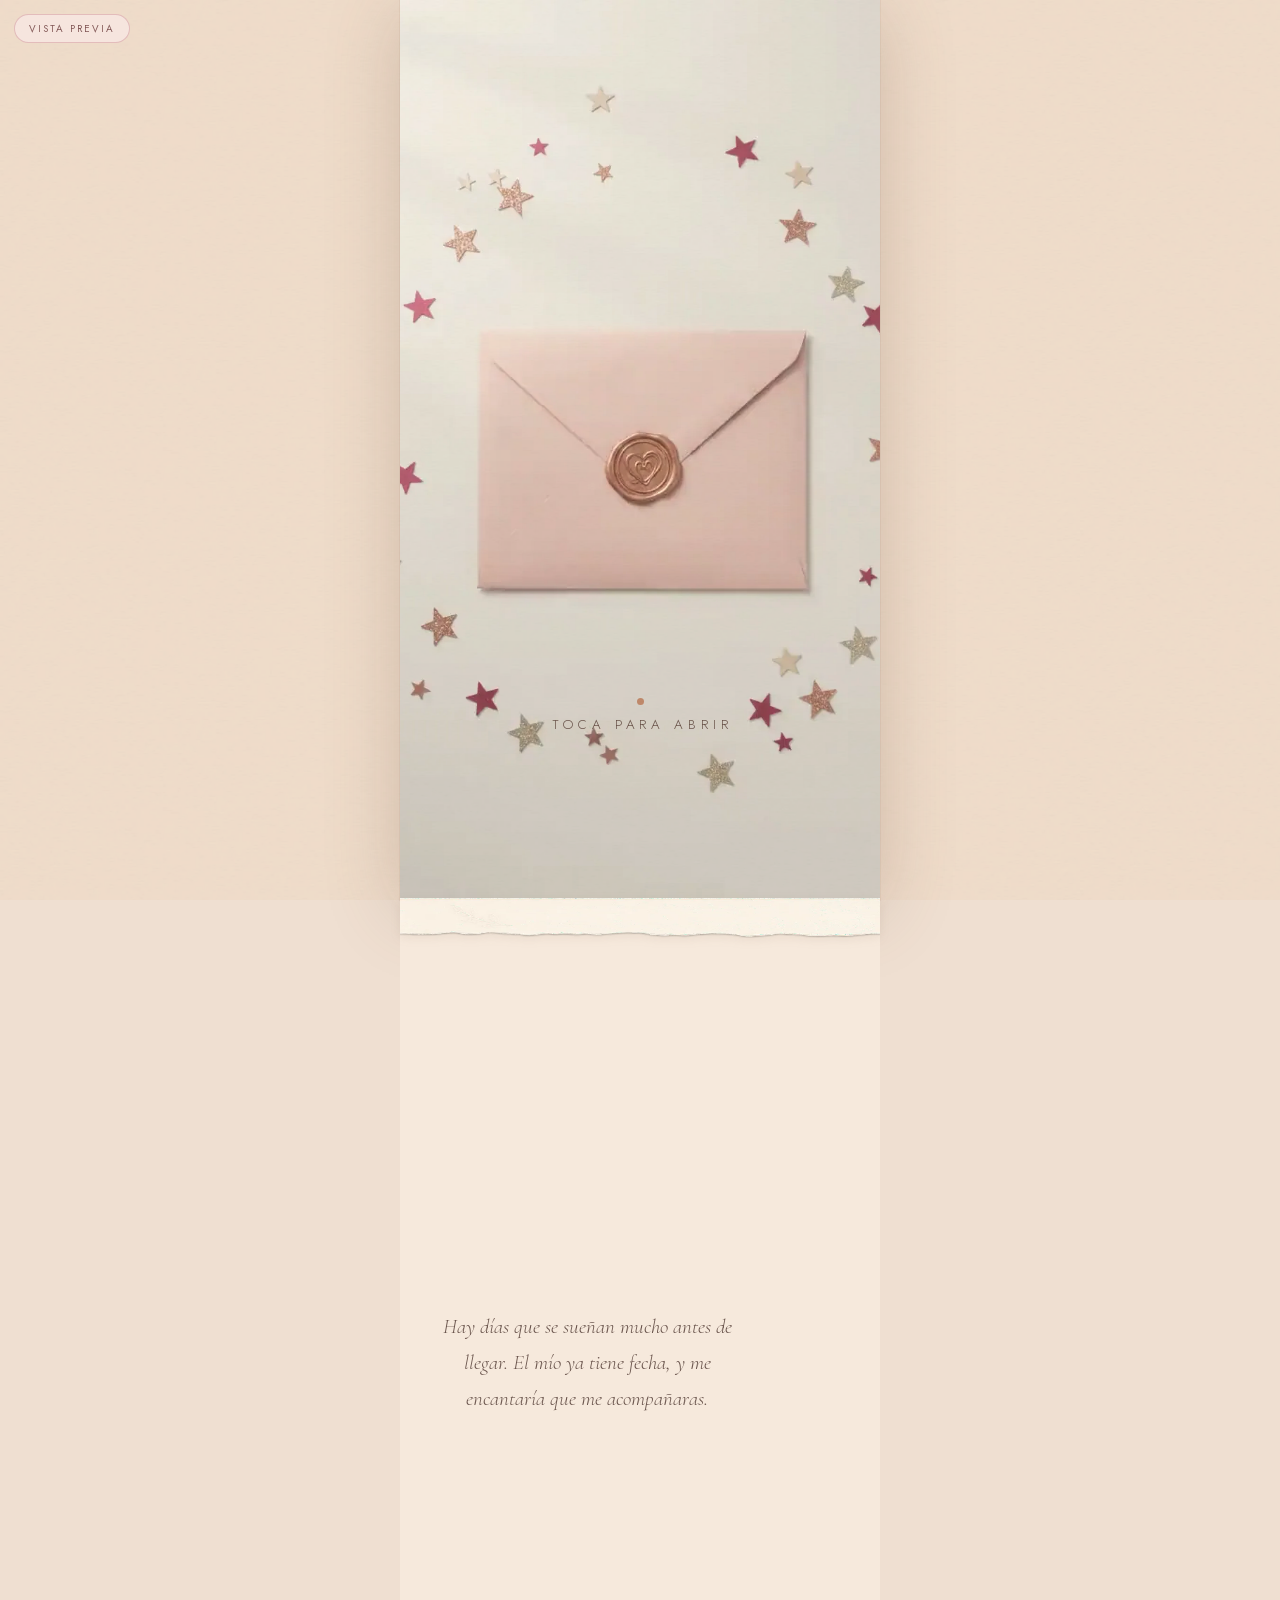
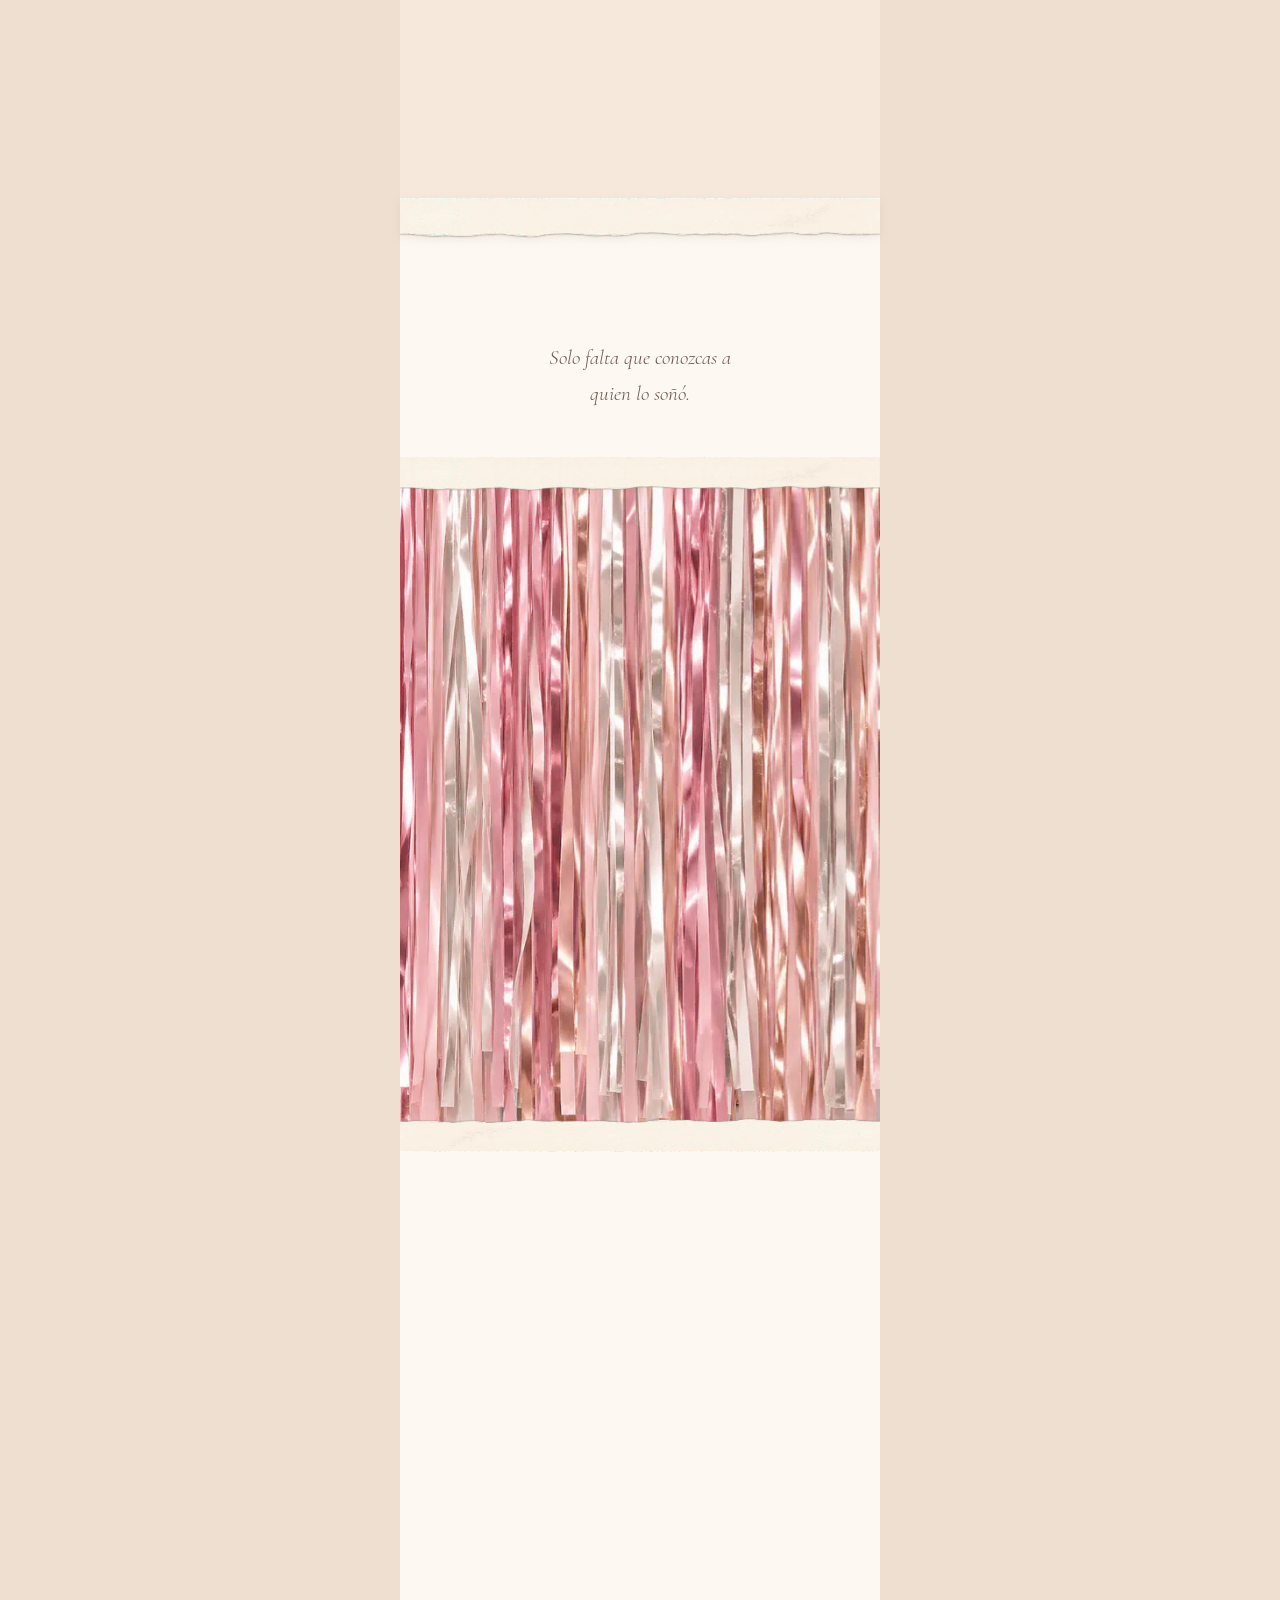
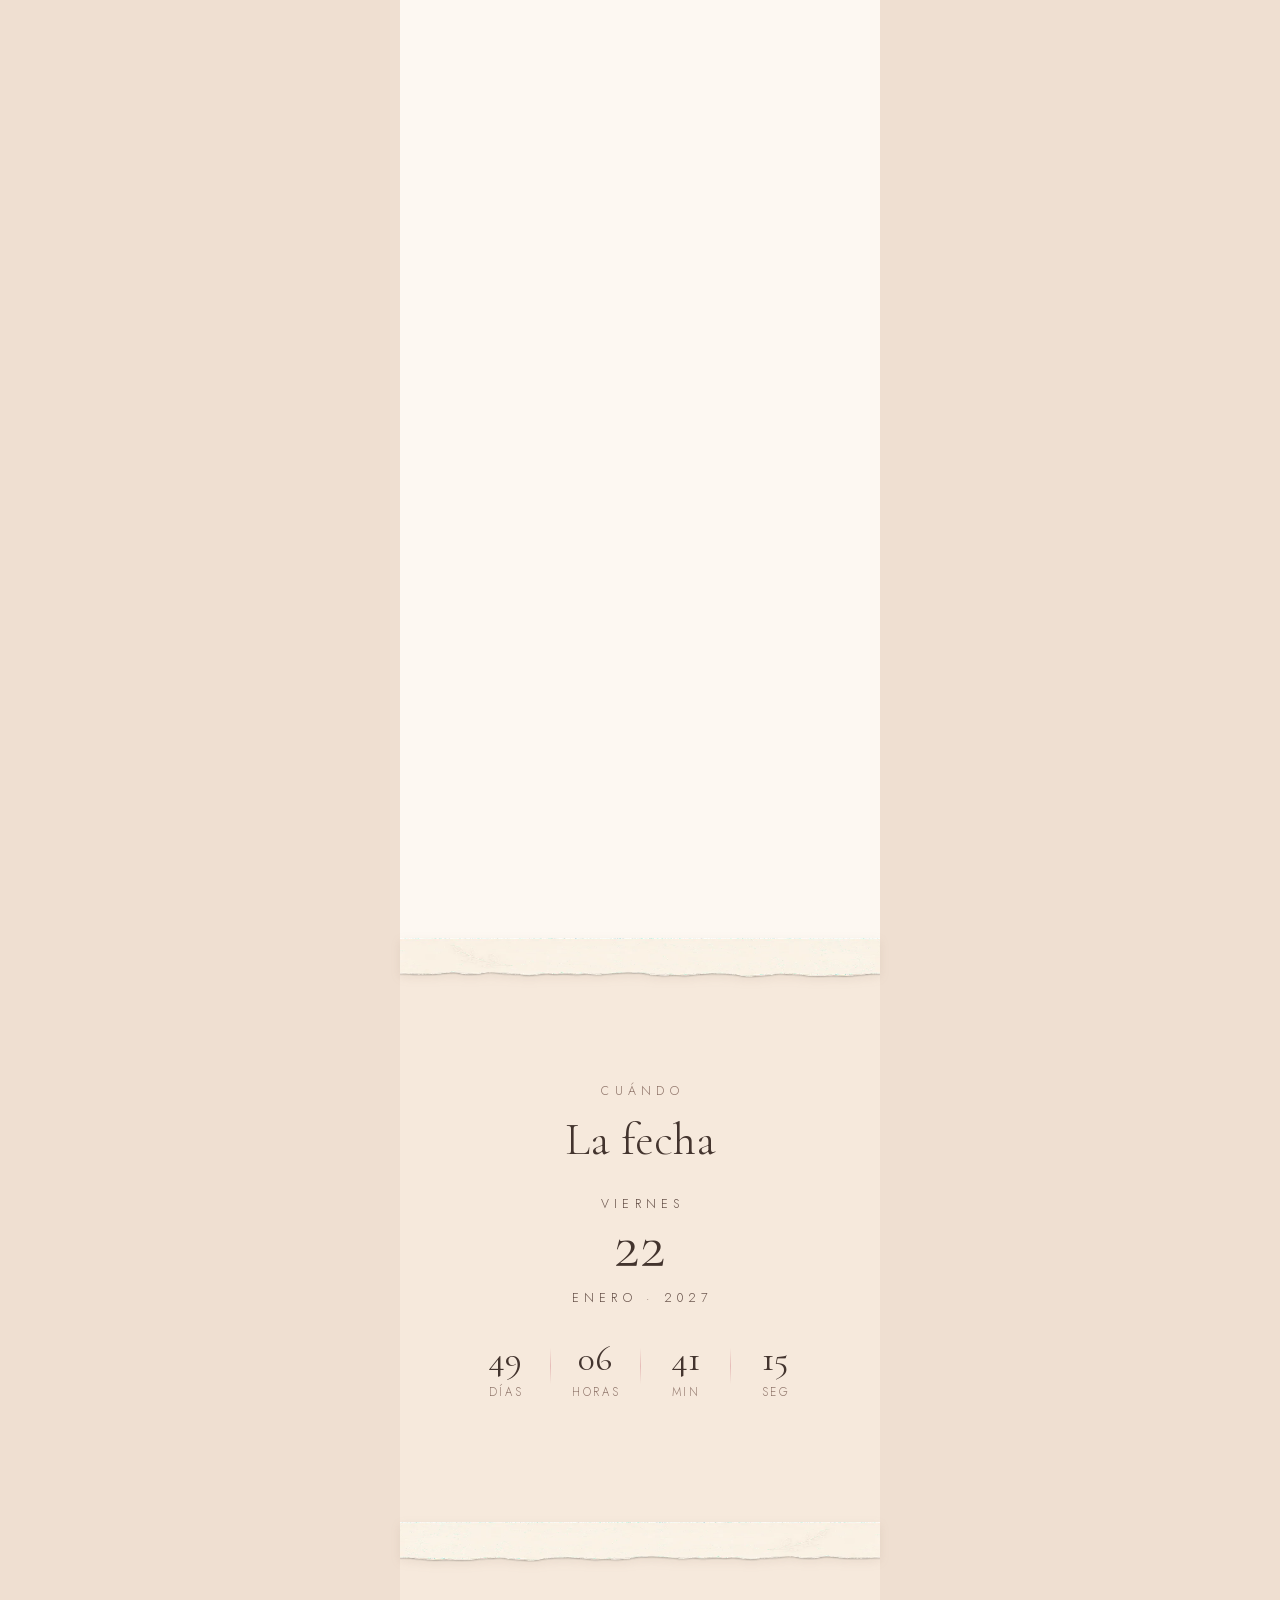
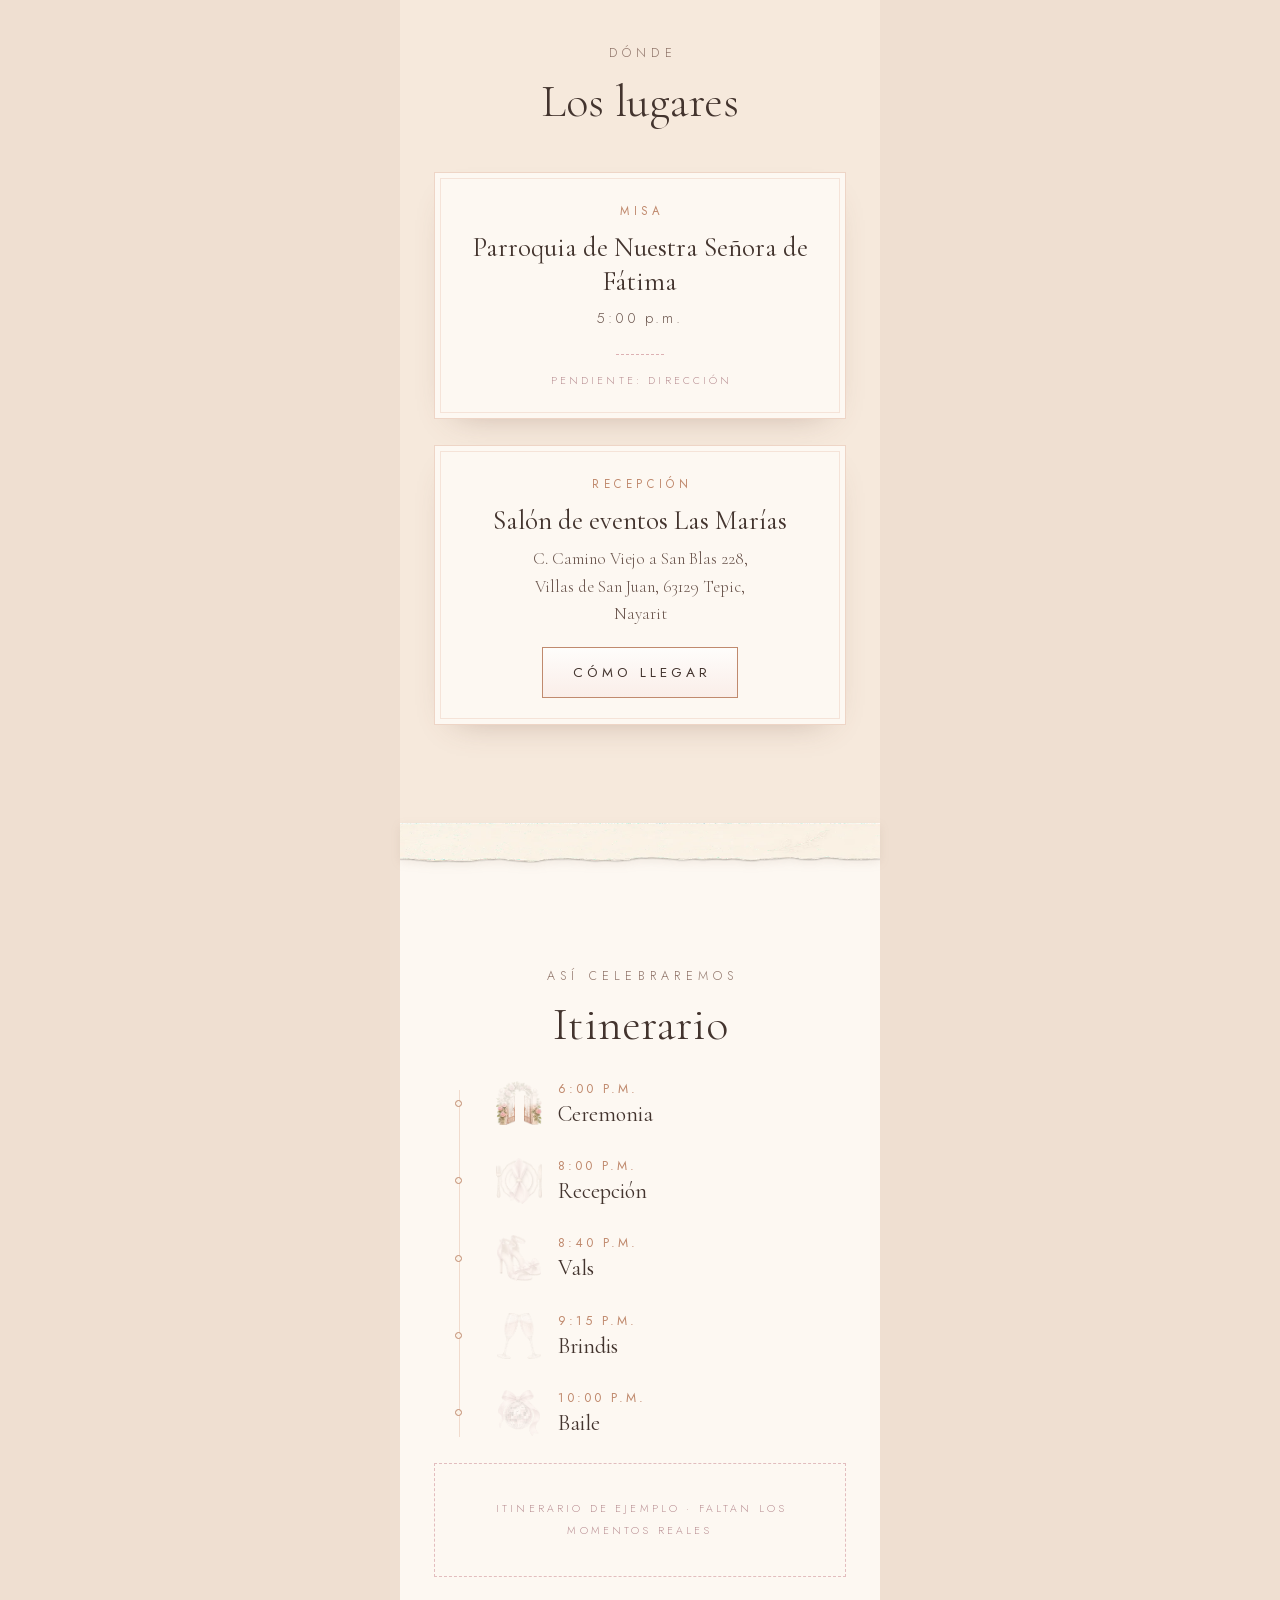
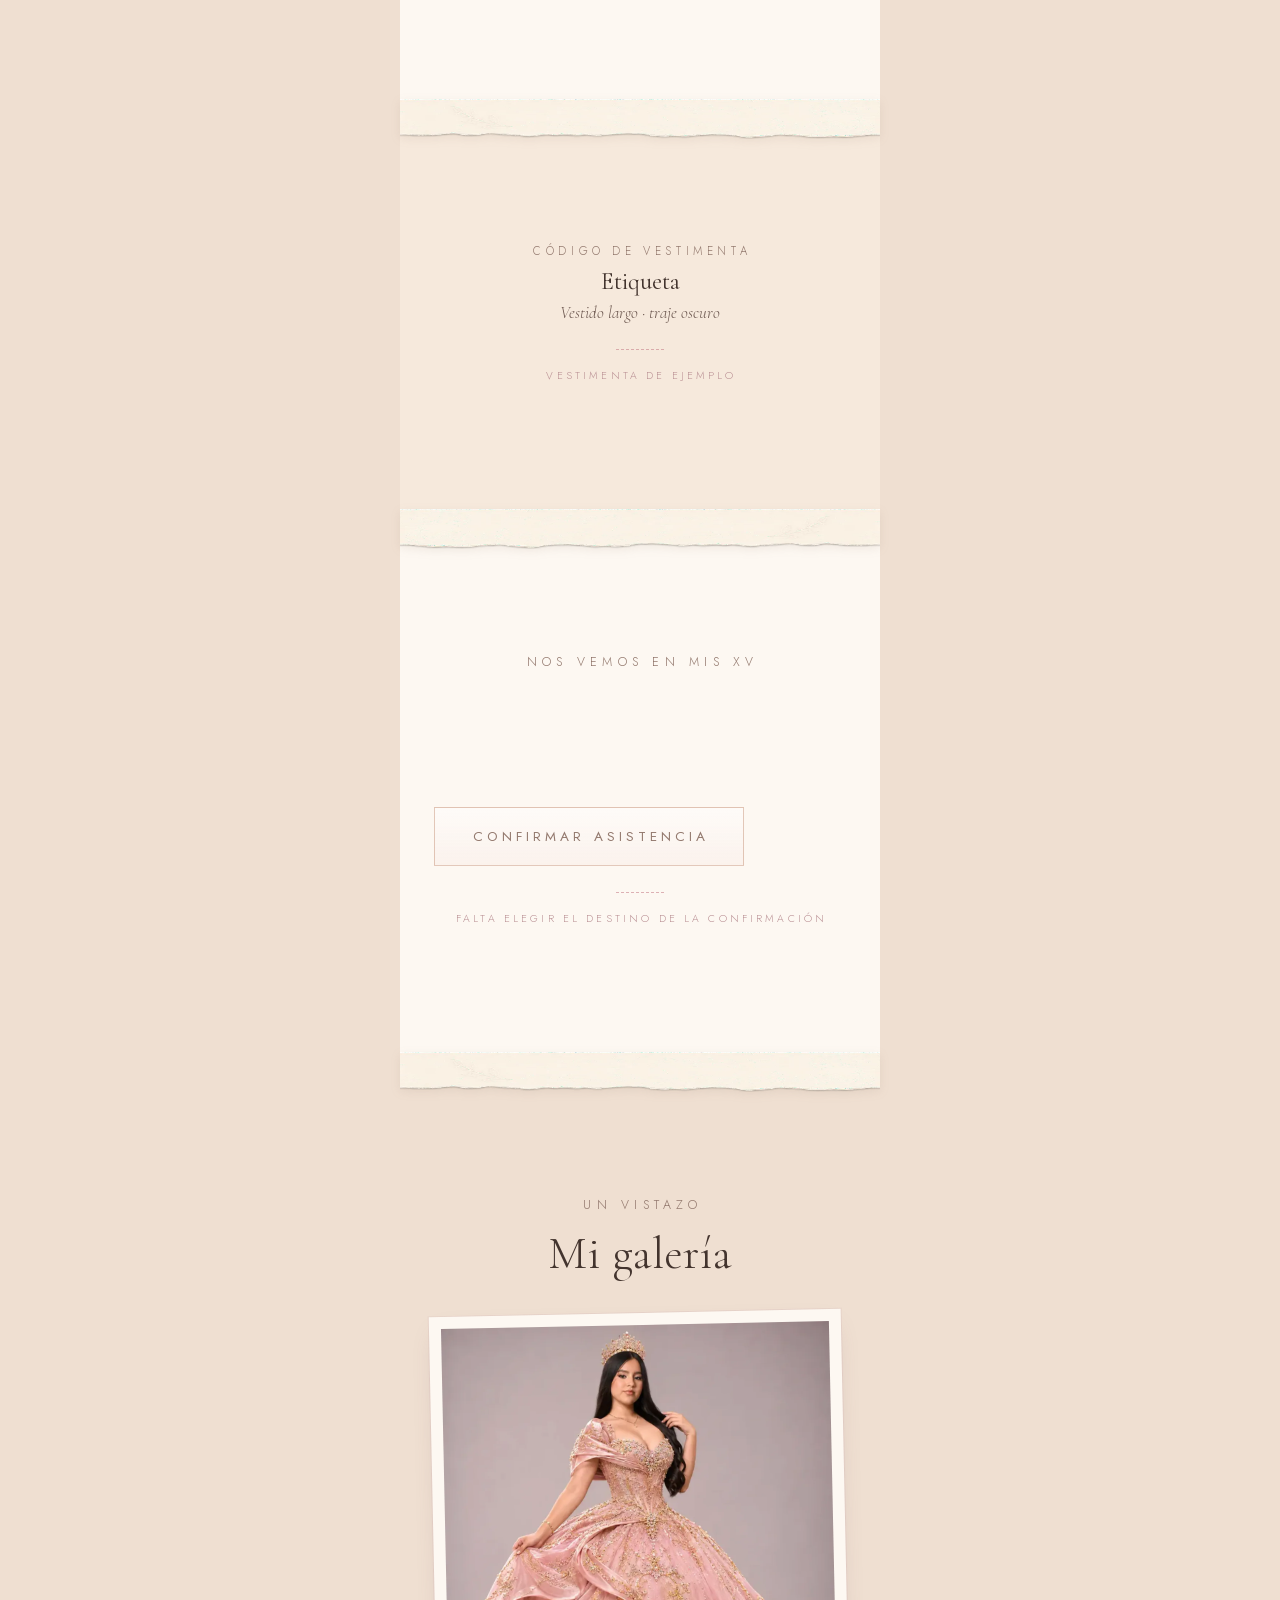
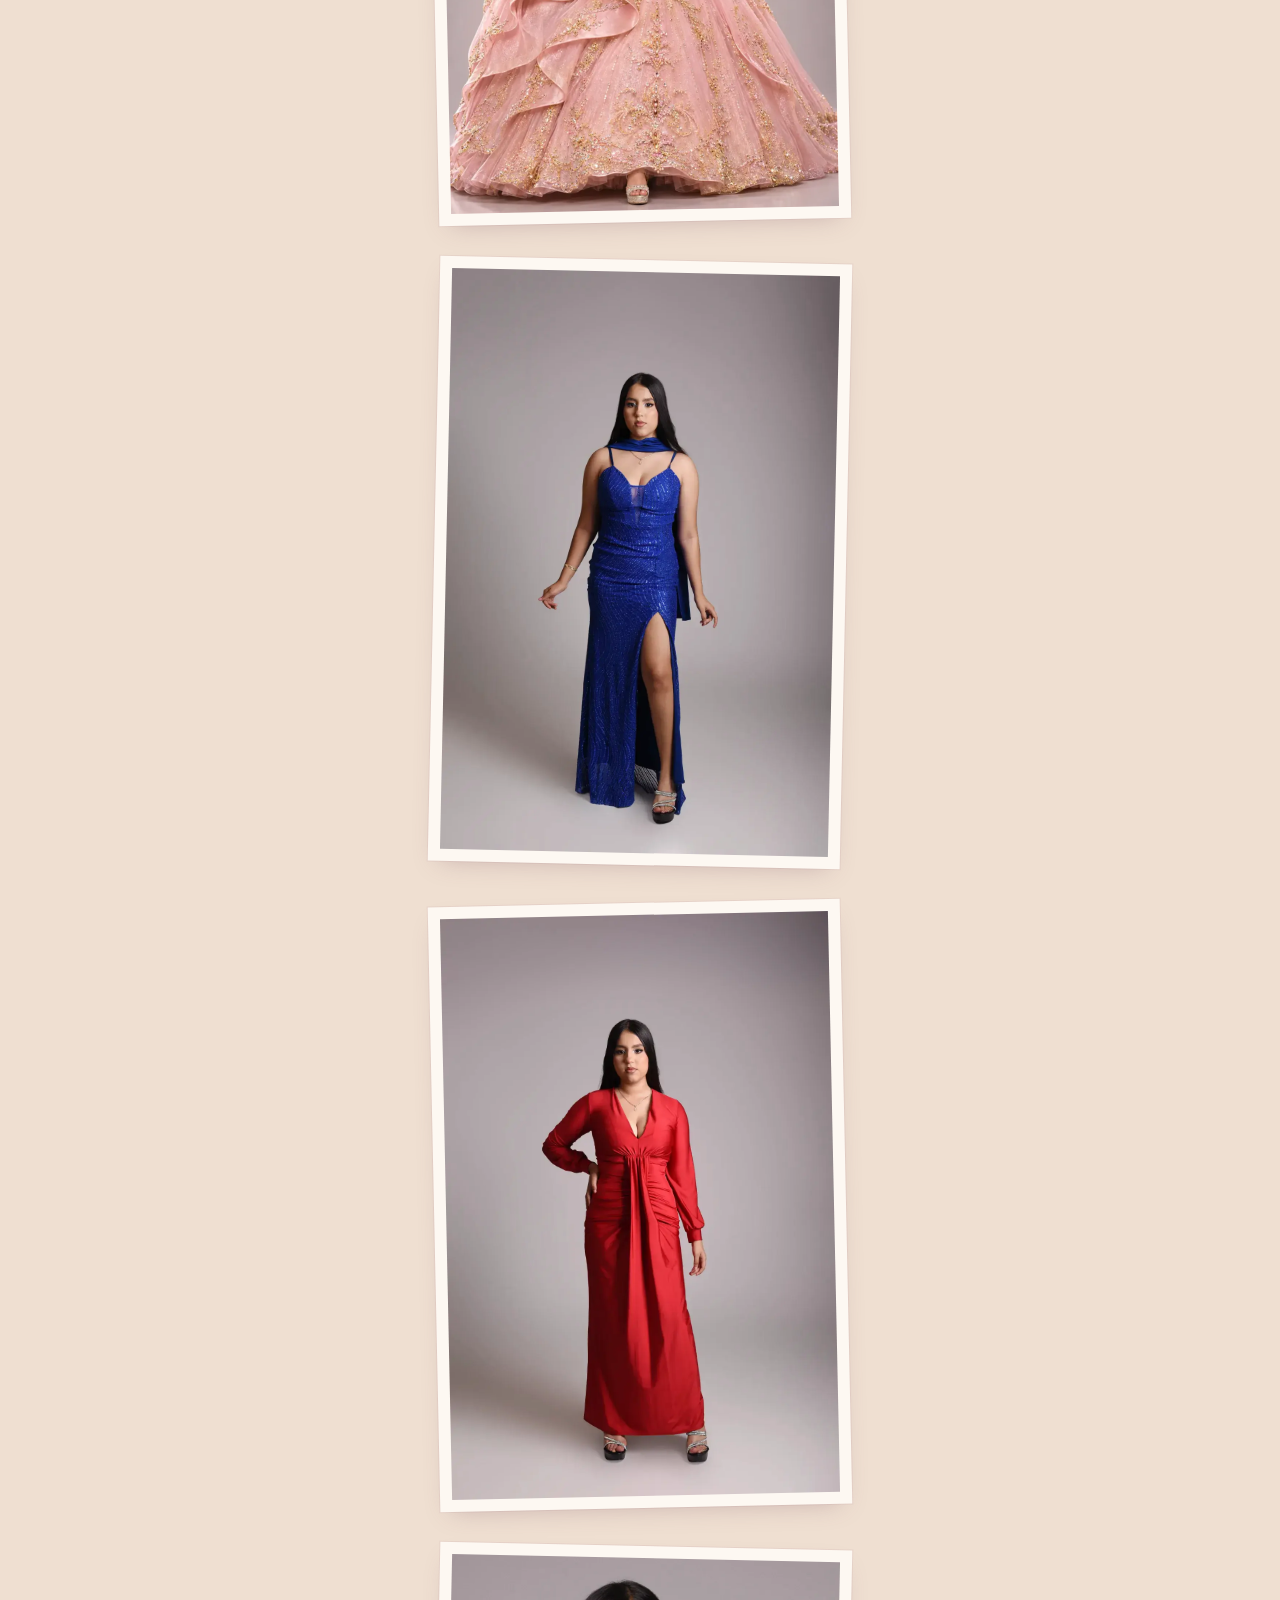
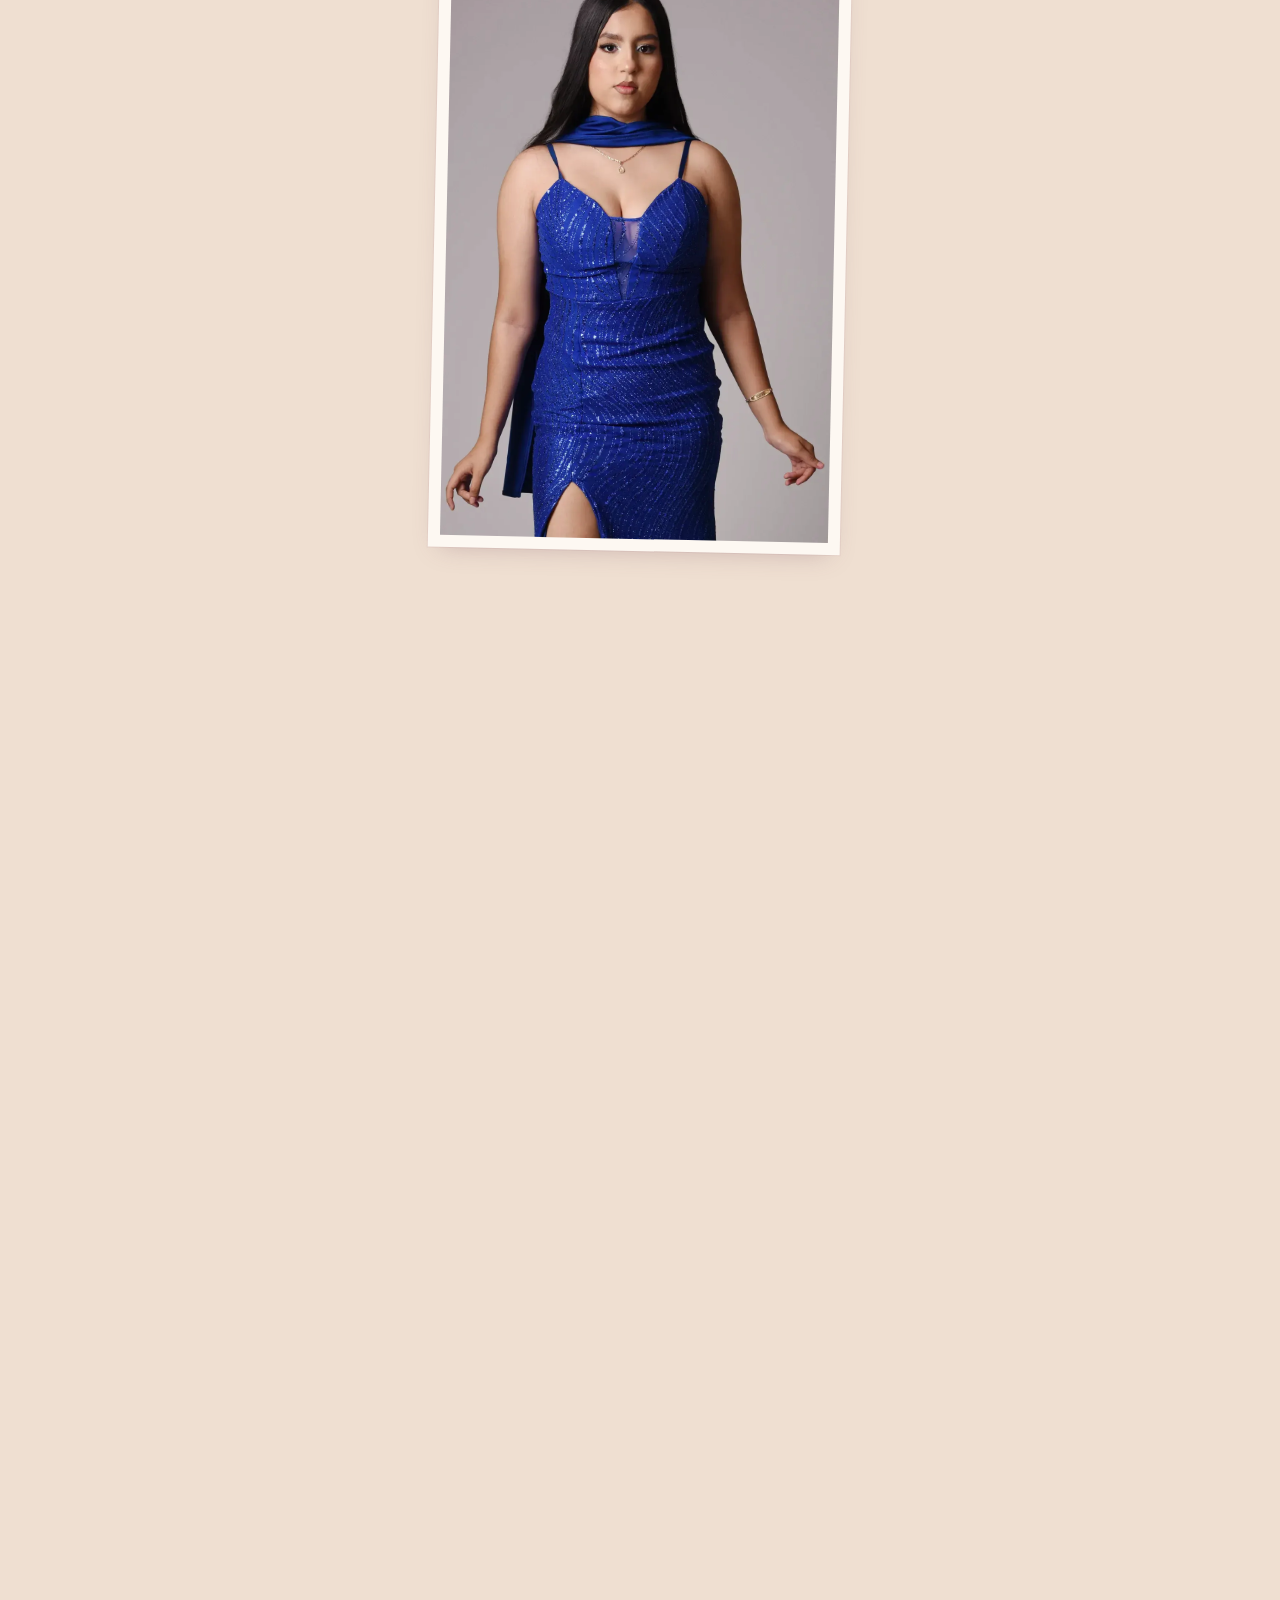
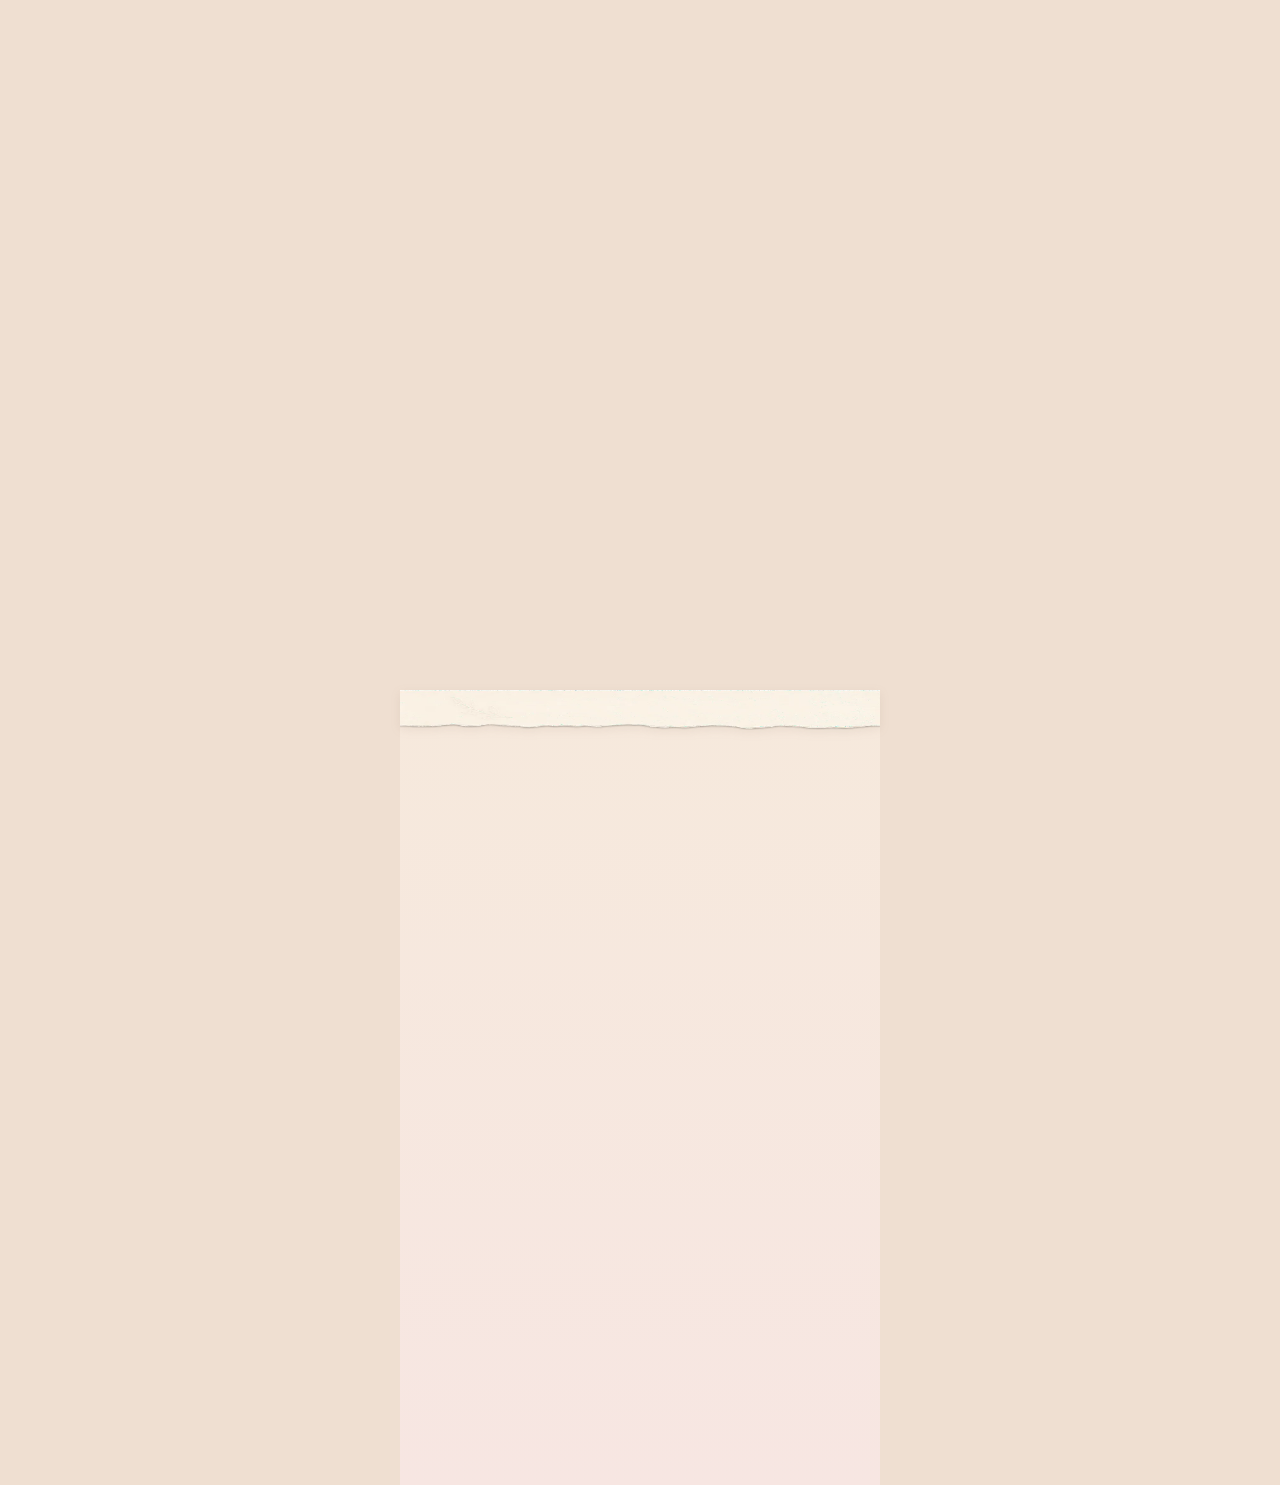
<file: index.html>
<!doctype html>
<html lang="es">
<head>
<meta charset="utf-8">
<!-- fuera de los buscadores: aquí van el nombre y la foto de una menor -->
<meta name="robots" content="noindex, nofollow, noarchive, noimageindex">
<meta name="viewport" content="width=device-width, initial-scale=1, viewport-fit=cover">
<title>Mis XV años · Soffia Crystina</title>
<meta name="description" content="Invitación a los XV años de Soffia Crystina Molina González.">
<meta name="theme-color" content="#F7EADF">
<!-- El estilo se decide antes de pintar nada: si se pusiera desde script.js
     se vería un parpadeo del estilo viejo al nuevo. Manda ?estilo= de la URL;
     si no, lo que diga datos.js (y por defecto, «papel»). -->
<script src="datos.js?v=1795380684-90536f8"></script>
<script>
  (function () {
    var p = new URLSearchParams(location.search).get('estilo');
    var e = (p === 'fiesta' || p === 'papel') ? p : null;
    var d = (window.DATOS && DATOS.estilo) || 'papel';
    document.documentElement.dataset.estilo = e || d;
    if (e) try { sessionStorage.setItem('estilo', e); } catch (x) {}
  })();
</script>
<link rel="preload" as="image" href="assets/apertura-poster.webp?v=1795380684-90536f8">
<link rel="preload" href="assets/fuentes/jost-300.woff2?v=1795380684-90536f8" as="font" type="font/woff2" crossorigin>
<link rel="stylesheet" href="styles.css?v=1795380684-90536f8">
</head>
<body class="sin-abrir">

<p class="salta"><a href="#contenido">Saltar al contenido de la invitación</a></p>

<!-- ══════════════ 1 · EL SOBRE ══════════════ -->
<section class="pantalla-sobre" id="sobre">
  <div class="sobre-centro">

    <button type="button" class="escenario" id="escenario"
            aria-label="Abrir la invitación de Soffia">
     <span class="lienzo">
      <!-- 1 · el sobre cerrado, quieto, hasta que tocan -->
      <img class="capa" id="capa-poster" src="assets/apertura-poster.webp?v=1795380684-90536f8" alt=""
           width="1080" height="1920" fetchpriority="high">

      <!-- 2 · los dos vídeos, uno detrás de otro. Son dos elementos y no uno
           con la fuente cambiada: así el segundo ya está descargado y pintado
           cuando acaba el primero, y el corte no parpadea. -->
      <video class="capa" id="video-1" muted playsinline preload="auto"
             aria-hidden="true" src="assets/apertura-1.mp4?v=1795380684-90536f8"></video>
      <video class="capa" id="video-2" muted playsinline preload="none"
             aria-hidden="true"></video>

      <!-- 3 · la hoja: es el último fotograma del segundo vídeo, así que el
           relevo no se ve. Hace falta porque el navegador tira la imagen de un
           vídeo pausado al salir de pantalla y al volver dibuja la primera. -->
      <img class="capa" id="capa-final" src="assets/apertura-final.webp?v=1795380684-90536f8" alt=""
           width="1080" height="1920" fetchpriority="low">

      <!-- 3b · y la hoja se asienta: el fotograma del vídeo recorta un 18 %
           del ancho, justo donde está el borde deckle. Esta capa trae la hoja
           entera y entra creciendo hacia su tamaño real, así que el reencuadre
           se lee como el papel posándose y no como un salto. -->
      <span class="capa hoja-posada" id="hoja-posada" aria-hidden="true">
        <img src="assets/hoja.webp?v=1795380684-90536f8" alt="" width="672" height="967"
             fetchpriority="low">
      </span>

      <!-- 4 · y encima, las letras -->
      <span class="carta" id="carta" aria-hidden="true">
        <span class="carta-cintillo" style="--i:0">Mis XV años</span>
        <span class="filete" style="--i:1"><i></i><b></b><i></i></span>
        <span class="carta-nombre" style="--i:2">Soffia Crystina</span>
        <span class="carta-apellidos" style="--i:3">Molina González</span>
        <span class="carta-fecha" id="carta-fecha" style="--i:4">Fecha por confirmar</span>
      </span>
     </span>
    </button>


    <!-- «Toca para abrir» y «Desliza» ocupan el mismo sitio: una se desvanece y
         la otra aparece justo donde estaba, pegada al sobre. -->
    <div class="pie-sobre">
    <div class="llamada" id="llamada">
      <span class="llamada-sello" aria-hidden="true"></span>
      <span class="llamada-texto">Toca para abrir</span>
    </div>

    <div class="baja" id="baja" aria-hidden="true">
      <span>Desliza</span>
      <svg viewBox="0 0 18 26" width="18" height="26" fill="none" aria-hidden="true">
        <path d="M9 1v21M3 16l6 6 6-6" stroke="currentColor" stroke-width="1.1"
              stroke-linecap="round" stroke-linejoin="round"/>
      </svg>
      </div>
    </div>
  </div>
</section>

<main id="contenido">

<!-- ══════════════ 2 · SOFFIA ══════════════ -->
<!-- ══════════════ 2 · LA ILUSIÓN ══════════════ -->
<section class="seccion s-nota" id="nota">
  <div class="costura costura-arriba invertida" aria-hidden="true"></div>
  <img class="adorno ad-estrellas ad-estrellas-izq" src="assets/ad-estrellas-c.webp?v=1795380684-90536f8" alt="" aria-hidden="true" loading="lazy" data-parallax="0.12">
  <img class="adorno ad-perlas" src="assets/ad-perlas.webp?v=1795380684-90536f8" alt="" aria-hidden="true" loading="lazy" data-parallax="0.11">
  <img class="adorno ad-estrellas ad-estrellas-der ad-estrellas-abajo" src="assets/ad-estrellas-a.webp?v=1795380684-90536f8" alt="" aria-hidden="true" loading="lazy" data-parallax="0.14">
  <img class="adorno ad-brillo ad-brillo-globo" src="assets/ad-brillo.webp?v=1795380684-90536f8" alt="" aria-hidden="true" loading="lazy" data-parallax="0.13">
  <img class="adorno ad-globo" src="assets/ad-globo.webp?v=1795380684-90536f8" alt="" aria-hidden="true" loading="lazy" data-parallax="0.08">

  <div class="envoltorio">
    <p class="parrafo-grande revela" id="msj-presentacion" style="--i:0"></p>
  </div>
</section>

<!-- ══════════════ 3 · SOFFIA ══════════════ -->
<section class="seccion s-soffia" id="soffia">
  <div class="costura costura-arriba" aria-hidden="true"></div>
  <img class="adorno ad-brillo ad-brillo-esferas" src="assets/ad-brillo.webp?v=1795380684-90536f8" alt="" aria-hidden="true" loading="lazy" data-parallax="0.13">
  <img class="adorno ad-esferas" src="assets/ad-esferas.webp?v=1795380684-90536f8" alt="" aria-hidden="true" loading="lazy" data-parallax="0.10">

  <!-- el puente: lo último que se lee antes de que se abran las rosas -->
  <div class="envoltorio">
    <p class="parrafo-puente revela" id="msj-puente" style="--i:0"></p>
  </div>

  <!-- La escena se queda clavada en pantalla mientras dura el efecto. Es lo
       que permite darle recorrido de scroll sin dejar papel en blanco: la
       fotografía no se mueve, lo que avanza es el desvelado. -->
  <div class="soffia-escena">

  <!-- la fotografía asoma por un rasgado del papel -->
  <figure class="retrato revela" id="retrato" style="--i:2">
    <div class="retrato-marco">
      <img id="foto-portada" alt="Fotografía de Soffia" hidden>
      <div class="retrato-vacio" id="retrato-vacio">
        <img src="assets/flor-hojas.webp?v=1795380684-90536f8" alt="" loading="lazy">
        <p>Aquí irá la fotografía de Soffia</p>
      </div>
      <!-- tres paneles de rosas: arriba sube, izquierda y derecha se abren -->
      <img class="velo velo-arriba" src="assets/panel-arriba.webp?v=1795380684-90536f8" alt="" loading="lazy">
      <img class="velo velo-izq" src="assets/panel-izq.webp?v=1795380684-90536f8" alt="" loading="lazy">
      <img class="velo velo-der" src="assets/panel-der.webp?v=1795380684-90536f8" alt="" loading="lazy">
    </div>
    <span class="costura costura-foto arriba" aria-hidden="true"></span>
    <span class="costura costura-foto abajo" aria-hidden="true"></span>
  </figure>

  <!-- la invitación de verdad: aparece cuando las rosas terminan de abrirse -->
  <div class="envoltorio">
    <div class="invitacion" id="invitacion">
      <p class="antetitulo inv-ep">Te invito</p>
      <h1 class="titulo-soffia inv-nom">
        <span class="firma" id="nombre-grande">Soffia Crystina</span>
      </h1>
      <p class="inv-pie"><span class="inv-pie-a">Te invito a mis</span><span class="inv-xv">XV años</span></p>
    </div>
  </div>

  </div><!-- /soffia-escena -->
</section>

<!-- ══════════════ 3 · CUÁNDO Y DÓNDE ══════════════ -->
<section class="seccion s-cuando" id="cuando">
  <div class="costura costura-arriba invertida" aria-hidden="true"></div>
  <img class="adorno ad-estrellas ad-estrellas-der" src="assets/ad-estrellas-b.webp?v=1795380684-90536f8" alt="" aria-hidden="true" loading="lazy" data-parallax="0.12">
  <img class="adorno ad-guirnalda" src="assets/ad-guirnalda.webp?v=1795380684-90536f8" alt="" aria-hidden="true" loading="lazy" data-parallax="0.11">

  <div class="envoltorio">
    <p class="antetitulo revela" style="--i:0">Cuándo</p>
    <h2 class="titulo revela" style="--i:1">La fecha</h2>

    <div class="fecha-grande revela" id="fecha-grande" style="--i:2"></div>

    <div class="cuenta" id="cuenta" hidden>
      <div class="cuenta-celda"><b id="cr-d">00</b><span>días</span></div>
      <div class="cuenta-celda"><b id="cr-h">00</b><span>horas</span></div>
      <div class="cuenta-celda"><b id="cr-m">00</b><span>min</span></div>
      <div class="cuenta-celda"><b id="cr-s">00</b><span>seg</span></div>
    </div>

  </div>
</section>

<!-- ══════════════ 4b · DÓNDE ══════════════ -->
<section class="seccion s-donde" id="donde">
  <div class="costura costura-arriba" aria-hidden="true"></div>
  <img class="adorno ad-estrellas ad-estrellas-izq" src="assets/ad-estrellas-c.webp?v=1795380684-90536f8" alt="" aria-hidden="true" loading="lazy" data-parallax="0.12">
  <img class="adorno ad-perlas" src="assets/ad-perlas.webp?v=1795380684-90536f8" alt="" aria-hidden="true" loading="lazy" data-parallax="0.12">

  <div class="envoltorio">
    <p class="antetitulo revela" style="--i:0">Dónde</p>
    <h2 class="titulo revela" style="--i:1">Los lugares</h2>

    <div class="sedes" id="sedes"></div>
  </div>
</section>

<!-- ══════════════ 4 · ITINERARIO ══════════════ -->
<section class="seccion s-itinerario" id="itinerario">
  <div class="costura costura-arriba" aria-hidden="true"></div>
  <img class="adorno ad-estrellas ad-estrellas-der" src="assets/ad-estrellas-a.webp?v=1795380684-90536f8" alt="" aria-hidden="true" loading="lazy" data-parallax="0.12">
  <img class="adorno ad-mono-a" src="assets/ad-mono-a.webp?v=1795380684-90536f8" alt="" aria-hidden="true" loading="lazy" data-parallax="0.10">

  <div class="envoltorio">
    <p class="antetitulo revela" style="--i:0">Así celebraremos</p>
    <h2 class="titulo revela" style="--i:1">Itinerario</h2>

    <div class="linea-tiempo" id="linea-tiempo">
      <span class="linea-riel" aria-hidden="true"><i id="linea-avance"></i></span>
      <ol id="momentos"></ol>
    </div>

  </div>
</section>

<!-- ══════════════ 5 · VESTIMENTA ══════════════ -->
<section class="seccion s-vestir" id="vestir" hidden>
  <div class="costura costura-arriba invertida" aria-hidden="true"></div>
  <img class="adorno ad-estrellas ad-estrellas-izq" src="assets/ad-estrellas-c.webp?v=1795380684-90536f8" alt="" aria-hidden="true" loading="lazy" data-parallax="0.12">
  <img class="adorno ad-cintas" src="assets/ad-cintas.webp?v=1795380684-90536f8" alt="" aria-hidden="true" loading="lazy" data-parallax="0.10">

  <div class="envoltorio">
    <div class="vestimenta" id="vestimenta" hidden></div>
  </div>
</section>

<!-- ══════════════ 6 · CONFIRMACIÓN ══════════════ -->
<section class="seccion s-confirmar" id="confirmar">
  <div class="costura costura-arriba" aria-hidden="true"></div>
  <img class="adorno ad-estrellas ad-estrellas-izq" src="assets/ad-estrellas-b.webp?v=1795380684-90536f8" alt="" aria-hidden="true" loading="lazy" data-parallax="0.12">
  <img class="adorno ad-brillo ad-brillo-globos" src="assets/ad-brillo.webp?v=1795380684-90536f8" alt="" aria-hidden="true" loading="lazy" data-parallax="0.13">
  <img class="adorno ad-globos" src="assets/ad-globos.webp?v=1795380684-90536f8" alt="" aria-hidden="true" loading="lazy" data-parallax="0.09">

  <div class="envoltorio">
    <p class="antetitulo revela" style="--i:0">Nos vemos en mis XV</p>
    <p class="parrafo-grande revela" id="msj-cierre" style="--i:1"></p>
    <div class="accion revela" id="accion" style="--i:2"></div>
  </div>
</section>

<!-- ══════════════ 7 · MI GALERÍA ══════════════ -->
<!-- Va después de confirmar asistencia, donde la pidió Soffia. La sección
     entera se oculta sola mientras no haya fotos: igual que el resto, lo que
     falta no deja hueco. -->
<section class="seccion s-galeria" id="galeria" hidden>
  <div class="costura costura-arriba invertida" aria-hidden="true"></div>
  <img class="adorno ad-estrellas ad-estrellas-der" src="assets/ad-estrellas-b.webp?v=1795380684-90536f8" alt="" aria-hidden="true" loading="lazy" data-parallax="0.12">
  <img class="adorno ad-mono-a" src="assets/ad-mono-a.webp?v=1795380684-90536f8" alt="" aria-hidden="true" loading="lazy" data-parallax="0.10">

  <div class="envoltorio">
    <p class="antetitulo revela" style="--i:0">Un vistazo</p>
    <h2 class="titulo revela" style="--i:1">Mi galería</h2>
    <ul class="galeria" id="galeria-fotos"></ul>
  </div>
</section>

<!-- ══════════════ 8 · DESPEDIDA ══════════════ -->
<section class="seccion s-cierre" id="cierre">
  <div class="costura costura-arriba invertida" aria-hidden="true"></div>
  <img class="adorno ad-tela" src="assets/ad-tela.webp?v=1795380684-90536f8" alt="" aria-hidden="true" loading="lazy" data-parallax="0.07">
  <img class="adorno ad-estrellas ad-estrellas-der" src="assets/ad-estrellas-c.webp?v=1795380684-90536f8" alt="" aria-hidden="true" loading="lazy" data-parallax="0.12">
  <img class="adorno ad-mono-b" src="assets/ad-mono-b.webp?v=1795380684-90536f8" alt="" aria-hidden="true" loading="lazy" data-parallax="0.10">
  <!-- el cierre se monta en tres piezas: la rosa donde aterriza la que cae,
       y el follaje de cada lado, que sale de detrás cuando ya está posada -->
  <span class="flor flor-cierre-b" aria-hidden="true" data-parallax="0.09">
    <img class="cierre-hoja cierre-izq" src="assets/flor-bajo-izq.webp?v=1795380684-90536f8" alt="" loading="lazy">
    <img class="cierre-hoja cierre-der" src="assets/flor-bajo-der.webp?v=1795380684-90536f8" alt="" loading="lazy">
    <img class="cierre-rosa" src="assets/flor-bajo-rosa.webp?v=1795380684-90536f8" alt="" loading="lazy">
  </span>

  <div class="envoltorio">
    <!-- la firma, sellada en lacre, como en la papelería impresa -->
    <div class="rubrica revela" style="--i:0">
      <span class="filete"><i></i><b></b><i></i></span>
      <span class="rubrica-eti">Con cariño</span>
      <span class="firma rubrica-firma">Soffia</span>
      <p class="rubrica-pie" id="rubrica-pie"></p>
    </div>
  </div>
</section>

</main>

<!-- la rosa que se desprende de la tarjeta y baja con el scroll -->
<span class="petalo" id="petalo" aria-hidden="true">
  <img class="petalo-cara" id="rosa-frente" src="assets/rosa-frente.webp?v=1795380684-90536f8" alt="">
  <img class="petalo-cara" id="rosa-tres"   src="assets/rosa-tres.webp?v=1795380684-90536f8"   alt="">
  <img class="petalo-cara" id="rosa-perfil" src="assets/rosa-perfil.webp?v=1795380684-90536f8" alt="">
</span>

<button type="button" class="audio" id="audio" hidden aria-pressed="false"
        aria-label="Activar la música">
  <span class="audio-ondas" aria-hidden="true"><i></i><i></i><i></i></span>
</button>

<div class="aviso-previa" id="aviso-previa" hidden>
  Vista previa
</div>

<script src="script.js?v=1795380684-90536f8"></script>
</body>
</html>
</file>
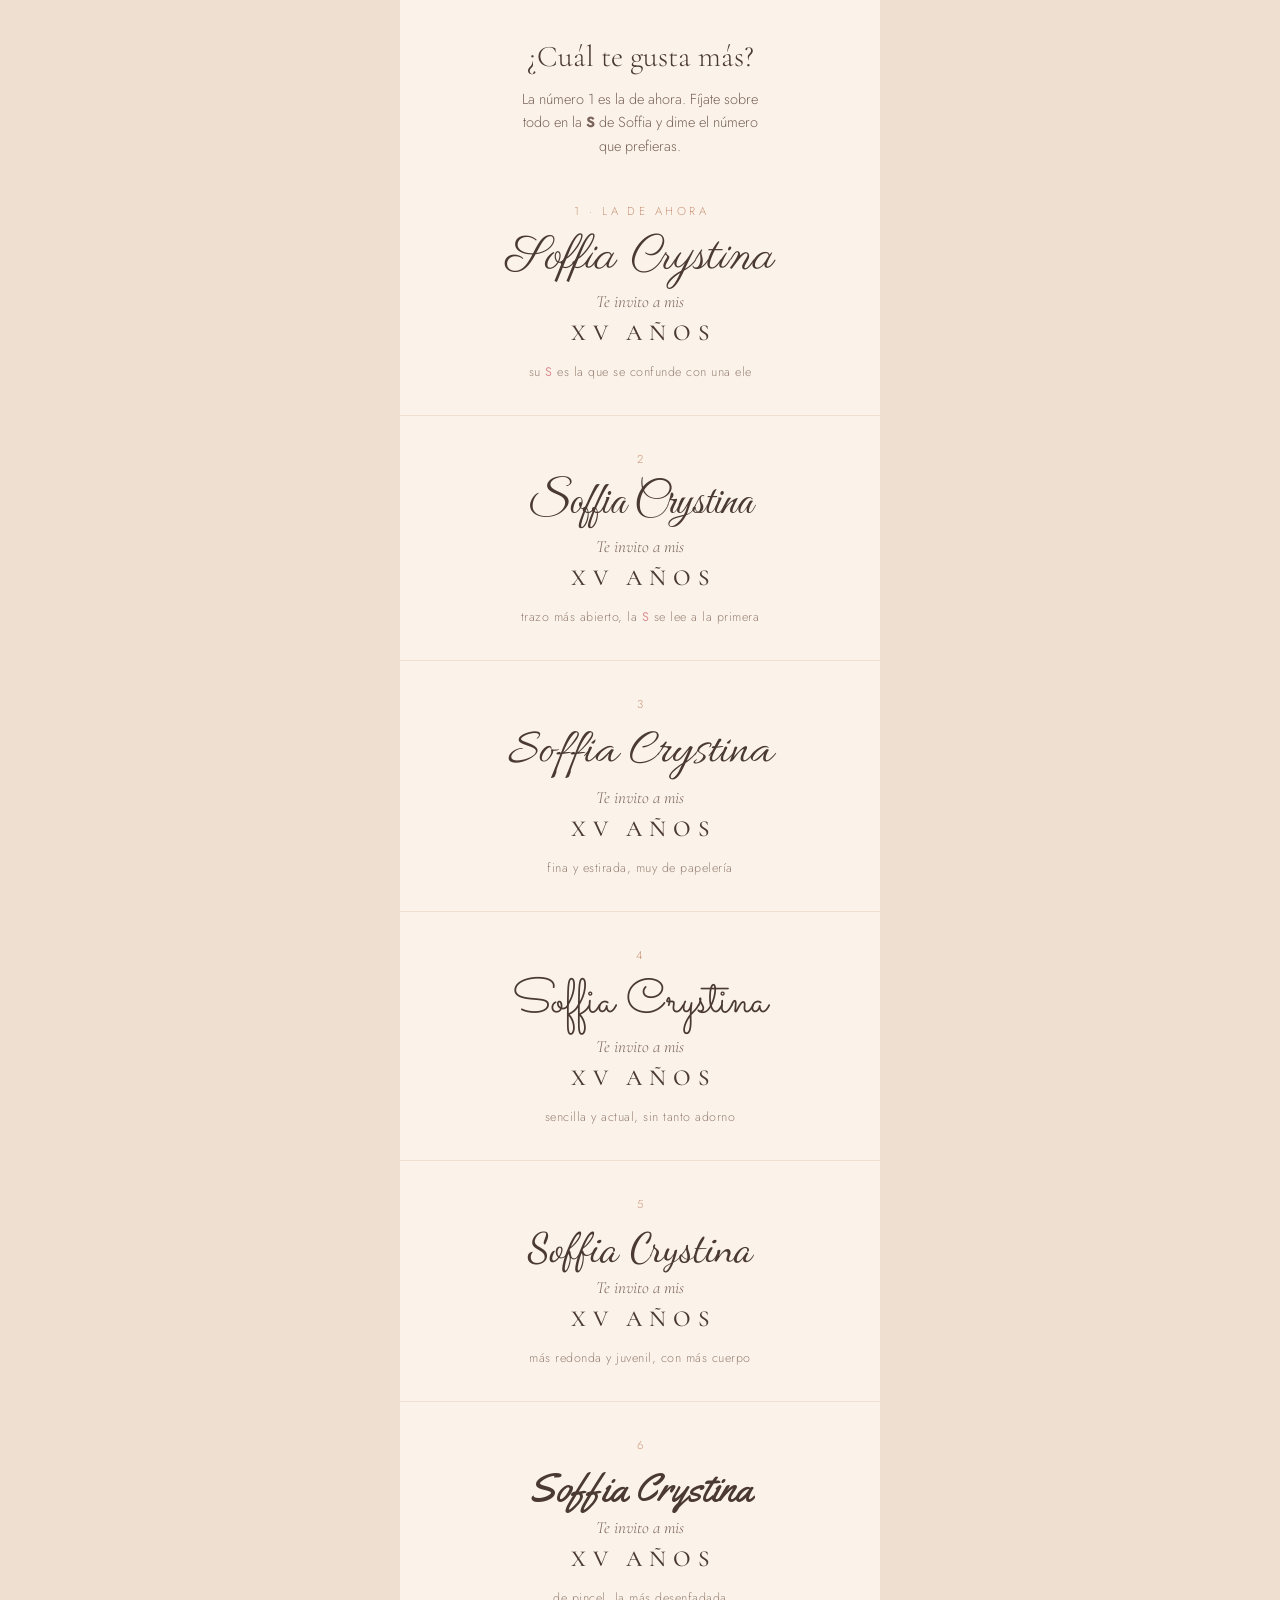
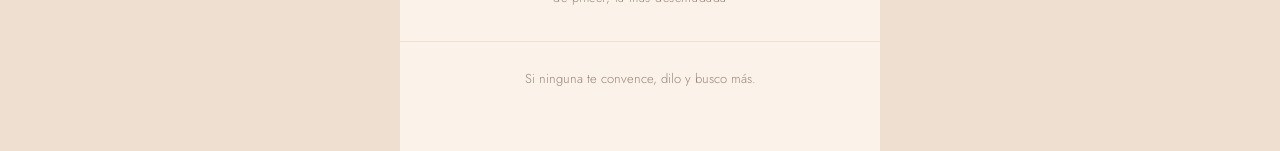
<file: letras.html>
<!doctype html>
<html lang="es">
<head>
<meta charset="utf-8">
<meta name="viewport" content="width=device-width, initial-scale=1, viewport-fit=cover">
<meta name="robots" content="noindex, nofollow">
<title>¿Cuál te gusta más?</title>
<link rel="preconnect" href="https://fonts.googleapis.com">
<link rel="preconnect" href="https://fonts.gstatic.com" crossorigin>
<link rel="stylesheet" href="https://fonts.googleapis.com/css2?family=Cormorant+Garamond:ital,wght@0,300;0,400;1,300&family=Jost:wght@300;400&family=Parisienne&family=Great+Vibes&family=Allura&family=Sacramento&family=Dancing+Script:wght@400;500&family=Yellowtail&family=Pinyon+Script&display=swap">
<style>
  :root{
    --marfil:#FBF3E9; --papel:#F6E9DC; --campo:#EFDFD1;
    --tinta:#4A3A33; --tinta-suave:#7A635A; --tinta-tenue:#9A8378;
    --oro:#CC967D; --rosa:#D98E92;
  }
  *{box-sizing:border-box}
  body{
    margin:0; background:var(--campo); color:var(--tinta);
    font-family:'Jost',system-ui,sans-serif; font-weight:300;
    -webkit-text-size-adjust:100%;
  }
  .hoja{ max-width:480px; margin:0 auto; background:var(--marfil); min-height:100vh; }
  header{ padding:40px 26px 10px; text-align:center; }
  header h1{
    font-family:'Cormorant Garamond',serif; font-weight:300;
    font-size:30px; line-height:1.15; margin:0 0 12px;
  }
  header p{
    font-size:14.5px; line-height:1.65; color:var(--tinta-suave);
    margin:0 auto; max-width:30ch;
  }
  .opcion{
    padding:30px 20px 34px; border-top:1px solid rgba(204,150,125,.22);
    text-align:center;
  }
  .opcion:first-of-type{ border-top:0 }
  .num{
    display:inline-block; font-size:11.5px; letter-spacing:.3em; text-indent:.3em;
    text-transform:uppercase; color:var(--oro); margin:0 0 14px;
  }
  .nombre{ line-height:1.06; margin:0; color:var(--tinta); }
  .pie{
    font-family:'Cormorant Garamond',serif; font-style:italic; font-weight:300;
    font-size:17px; color:var(--tinta-suave); margin:8px 0 0;
  }
  .xv{
    font-family:'Cormorant Garamond',serif; font-weight:500;
    font-size:23px; letter-spacing:.3em; text-indent:.3em;
    text-transform:uppercase; margin:7px 0 0; color:var(--tinta);
  }
  .ese{
    margin:16px 0 0; font-size:12.5px; color:var(--tinta-tenue);
    letter-spacing:.04em;
  }
  .ese b{ font-weight:400; color:var(--rosa); }

  /* Las seis caligrafías. El tamaño de cada una se ajusta para que la palabra
     ocupe lo mismo en pantalla: si no, las de trazo pequeño parecen peores
     solo por verse más chicas. */
  .f1 .nombre{ font-family:'Parisienne',cursive;      font-size:47px; }
  .f2 .nombre{ font-family:'Great Vibes',cursive;     font-size:44px; }
  .f3 .nombre{ font-family:'Allura',cursive;          font-size:50px; }
  .f4 .nombre{ font-family:'Sacramento',cursive;      font-size:48px; }
  .f5 .nombre{ font-family:'Dancing Script',cursive;  font-size:41px; font-weight:400; }
  .f6 .nombre{ font-family:'Yellowtail',cursive;      font-size:40px; }

  footer{
    padding:26px 26px 60px; text-align:center;
    font-size:13px; line-height:1.7; color:var(--tinta-tenue);
    border-top:1px solid rgba(204,150,125,.22);
  }

  /* Para el PDF: una sola hoja a la medida exacta del contenido, en vez de
     trocearlo en A4 y partir alguna caligrafía por la mitad. */
  @media print{
    @page{ size: 480px 1752px; margin:0 }
    body{ background:var(--marfil); }
    .hoja{ min-height:0; }
  }
</style>
</head>
<body>
<div class="hoja">

  <header>
    <h1>¿Cuál te gusta&nbsp;más?</h1>
    <p>La número 1 es la de ahora. Fíjate sobre todo en la <b>S</b> de Soffia
       y dime el número que prefieras.</p>
  </header>

  <section class="opcion f1">
    <span class="num">1 · la de ahora</span>
    <p class="nombre">Soffia Crystina</p>
    <p class="pie">Te invito a mis</p>
    <p class="xv">XV años</p>
    <p class="ese">su <b>S</b> es la que se confunde con una ele</p>
  </section>

  <section class="opcion f2">
    <span class="num">2</span>
    <p class="nombre">Soffia Crystina</p>
    <p class="pie">Te invito a mis</p>
    <p class="xv">XV años</p>
    <p class="ese">trazo más abierto, la <b>S</b> se lee a la primera</p>
  </section>

  <section class="opcion f3">
    <span class="num">3</span>
    <p class="nombre">Soffia Crystina</p>
    <p class="pie">Te invito a mis</p>
    <p class="xv">XV años</p>
    <p class="ese">fina y estirada, muy de papelería</p>
  </section>

  <section class="opcion f4">
    <span class="num">4</span>
    <p class="nombre">Soffia Crystina</p>
    <p class="pie">Te invito a mis</p>
    <p class="xv">XV años</p>
    <p class="ese">sencilla y actual, sin tanto adorno</p>
  </section>

  <section class="opcion f5">
    <span class="num">5</span>
    <p class="nombre">Soffia Crystina</p>
    <p class="pie">Te invito a mis</p>
    <p class="xv">XV años</p>
    <p class="ese">más redonda y juvenil, con más cuerpo</p>
  </section>

  <section class="opcion f6">
    <span class="num">6</span>
    <p class="nombre">Soffia Crystina</p>
    <p class="pie">Te invito a mis</p>
    <p class="xv">XV años</p>
    <p class="ese">de pincel, la más desenfadada</p>
  </section>

  <footer>
    Si ninguna te convence, dilo y busco más.
  </footer>

</div>
</body>
</html>
</file>
<file: styles.css>
/* ── Tipografías ──────────────────────────────────────────────────────────
   Servidas desde aquí y recortadas al juego de caracteres del español. En
   Google Fonts eran 331 KB en 10 peticiones a otro dominio —con su DNS y su
   TLS por delante—; recortadas son 126 KB en 7 peticiones que salen del mismo
   servidor que el resto. Se quitaron además tres cortes que el CSS no usa: el
   600 de Cormorant, su itálica de 400 y el 500 de Jost.
   `swap`: el texto se lee con la tipografía del sistema hasta que llega la
   buena, en vez de quedarse invisible. */
@font-face{
  font-family:'Cormorant Garamond'; font-style:italic; font-weight:300; font-display:swap;
  src:url('assets/fuentes/cormorant-garamond-300-italica.woff2?v=1795380684-90536f8') format('woff2');
}
@font-face{
  font-family:'Cormorant Garamond'; font-style:normal; font-weight:300; font-display:swap;
  src:url('assets/fuentes/cormorant-garamond-300.woff2?v=1795380684-90536f8') format('woff2');
}
@font-face{
  font-family:'Cormorant Garamond'; font-style:normal; font-weight:400; font-display:swap;
  src:url('assets/fuentes/cormorant-garamond-400.woff2?v=1795380684-90536f8') format('woff2');
}
@font-face{
  font-family:'Cormorant Garamond'; font-style:normal; font-weight:500; font-display:swap;
  src:url('assets/fuentes/cormorant-garamond-500.woff2?v=1795380684-90536f8') format('woff2');
}
@font-face{
  font-family:'Great Vibes'; font-style:normal; font-weight:400; font-display:swap;
  src:url('assets/fuentes/great-vibes-400.woff2?v=1795380684-90536f8') format('woff2');
}
@font-face{
  font-family:'Jost'; font-style:normal; font-weight:300; font-display:swap;
  src:url('assets/fuentes/jost-300.woff2?v=1795380684-90536f8') format('woff2');
}
@font-face{
  font-family:'Jost'; font-style:normal; font-weight:400; font-display:swap;
  src:url('assets/fuentes/jost-400.woff2?v=1795380684-90536f8') format('woff2');
}

/* ===========================================================================
   Invitación XV años · Soffia Crystina Molina González
   Paleta y materiales muestreados de las acuarelas originales.
   =========================================================================== */

:root{
  /* ── Escala tipográfica ──
     Había diez tamaños distintos entre 9 y 14 px: 9, 9,5, 10, 10,5, 11, 11,5,
     12, 12,5, 13 y 13,9. Nadie distingue 9,5 de 10, pero la falta de criterio
     se nota en el ritmo. Y varios caían por debajo de lo que se lee cómodo en
     un móvil, sobre todo en Jost 300 con mucho espaciado sobre papel crema.
     Cuatro escalones para todo lo pequeño, y ninguno baja de 11,5. */
  --t-micro:  11.5px;   /* etiquetas: tipo de sede, contador, «Desliza» */
  --t-eti:    12.5px;   /* antetítulos de sección, horas, datos del cierre */
  --t-accion: 13.5px;   /* botones y llamadas a tocar */
  --t-dato:   14.5px;   /* las horas de las sedes, que son dato útil */
  --t-texto:  17px;     /* direcciones y notas: texto para leer, no rótulo */

  --marfil:        #FBF3E9;
  --marfil-papel:  #F6E9DC;
  --blanco-calido: #FDF8F2;
  --campo:         #EFDFD1;

  --rosa-pastel:   #F0C9C7;
  --rosa-sombra:   #E6BBB8;
  --rosa-antiguo:  #C8828A;
  --rosa-velo:     #F7E6E2;

  --oro:           #C08A6E;
  --oro-claro:     #E0B49C;
  --salvia:        #96A077;

  --tinta:         #43342E;
  --tinta-suave:   #6B564E;
  --tinta-tenue:   #93796E;

  --col: 480px;
  --serif: 'Cormorant Garamond', 'Times New Roman', serif;
  --firma: 'Great Vibes', 'Cormorant Garamond', cursive;
  --sans:  'Jost', system-ui, -apple-system, sans-serif;

  --curva: cubic-bezier(.22,.61,.36,1);
  --curva-salida: cubic-bezier(.33,0,.12,1);
}

*,*::before,*::after{ box-sizing:border-box; }
[hidden]{ display:none !important; }

/* propiedades animables de la apertura */
@property --sube   { syntax:'<percentage>'; inherits:false; initial-value:100%; }
@property --sombra { syntax:'<number>';     inherits:false; initial-value:0;   }

html{
  background: var(--campo);
  -webkit-text-size-adjust:100%;
}

body{
  margin:0;
  font-family: var(--serif);
  color: var(--tinta);
  background: var(--marfil);
  max-width: var(--col);
  margin-inline: auto;
  overflow-x: clip;
  position: relative;
  box-shadow: 0 0 0 1px rgba(160,120,96,.1), 0 10px 70px rgba(110,78,62,.24);
}

/* textura de algodón sobre todo el documento */
body::before{
  content:''; position:fixed; inset:0; z-index:9;
  pointer-events:none;
  background:url('assets/papel-marfil.webp?v=1795380684-90536f8') repeat;
  background-size:360px 360px;
  opacity:.5; mix-blend-mode:multiply;
}

img{ max-width:100%; display:block; }

.salta{ position:absolute; margin:0; }
.salta a{
  position:absolute; left:-9999px; top:0; z-index:100;
  background:var(--marfil); color:var(--tinta); padding:.7em 1.1em;
  font-family:var(--sans); font-size:14px; border:1px solid var(--oro);
}
.salta a:focus{ left:8px; top:8px; }

/* mientras el sobre no se abre, la historia no empieza */
body.sin-abrir{ height:100svh; overflow:hidden; }

/* ═══════════════════ 1 · EL SOBRE ═══════════════════ */

.pantalla-sobre{
  min-height:100svh;
  position:relative;
  display:flex; align-items:center; justify-content:center;
  overflow:hidden;
  padding:0;
  background: linear-gradient(180deg, #F7EBDC 0%, #F5E8D8 28%, #F3E6D5 72%, #F0E2D1 100%);
}
.sobre-centro{
  display:flex; flex-direction:column; align-items:center;
  gap: clamp(12px, 2.4svh, 22px);
  width:100%;
}

/* La portada ocupa la pantalla entera del móvil. El escenario es el marco y
   recorta; el lienzo de dentro conserva la proporción exacta del dibujo para
   que la tarjeta, el lacre y el texto sigan encajando al píxel. */
.escenario{
  position:relative;
  display:grid; place-items:center;
  width:100%; height:100svh;
  overflow:hidden;
  padding:0; margin:0; border:0; background:none;
  cursor:pointer;
  transform: scale(var(--empuje,1));
  transition: transform 2.4s var(--curva);
  -webkit-tap-highlight-color: transparent;
}
/* La hoja se queda a pantalla completa cuando el sobre ya se abrió. Entra
   creciendo desde donde estaba la tarjeta, así que se lee como que sale de
   dentro del sobre y se acerca. */
/* La hoja se ata al ancho de la PANTALLA, no al del lienzo: el lienzo es más
   ancho que el móvil y, al recortar, se comía la rosa de la esquina.
   Son dos piezas para poder encadenar dos movimientos distintos: la caja la
   sube (como si la sacaras del sobre) y, ya arriba, la imagen crece hasta
   llenar la pantalla. */
.hoja-caja{
  position:absolute; top:0; height:100%;
  left:50%; width:100vw; z-index:3;
  /* Arranca con su borde superior justo donde está el de la tarjeta en el
     último fotograma del vídeo: en ese fotograma la tarjeta ya llega de lado a
     lado de la pantalla, así que la hoja la sustituye sin que se note. */
  transform: translateX(-50%) translateY(19.3%);
  transition: transform 1.15s var(--curva);
  pointer-events:none;
}
.hoja{
  display:block; width:100%; height:100%; object-fit:cover;
  /* opaca de principio a fin: si se desvanece se ve el sobre a través de ella
     y parece un fundido sucio en vez de una hoja saliendo */
}
body.hoja-fuera .hoja-caja{ transform: translateX(-50%) translateY(0); }

/* El frente del sobre va POR DELANTE de la hoja: así la hoja sale de dentro
   del bolsillo y no por encima del sobre. Después baja con el resto. */
.bolsillo{
  position:absolute; inset:0; width:100%; height:100%;
  object-fit:fill; z-index:4; pointer-events:none;
  transition: transform .95s var(--curva);
}
body.hoja-fuera .bolsillo{ transform: translateY(52%); }

/* y el sobre se va hacia abajo mientras tanto. Sin desvanecerse: se va
   deslizando, que es más de verdad, y acaba tapado por la hoja. */

.lienzo{
  /* La escena ES la pantalla: los vídeos traen su propio fondo de papel hasta
     el borde, así que no hay proporción que respetar, solo cubrir. */
  position:relative; display:block;
  container-type: inline-size;
  width:100%; height:100svh;
}
.escenario:focus-visible{
  outline:2px solid var(--oro); outline-offset:10px;
}
body.abierto .escenario{ cursor:default; }

.capa{
  position:absolute; inset:0;
  width:100%; height:100%;
  object-fit:cover;
  border-radius:inherit;
  opacity:0;                      /* el JS las va encendiendo por turnos */
}
#capa-poster{ opacity:1; }        /* lo primero que se ve, sin esperar a nada */

/* La hoja entera, apoyada sobre el papel. El relevo con el último fotograma
   del vídeo es un fundido de poco menos de un segundo mientras ella encoge
   hasta su tamaño: dos imágenes del mismo papel cruzándose, así que la
   diferencia de encuadre no se ve, solo el movimiento. */
/* NO se cruzan las dos hojas: la del vídeo y esta son dibujos distintos, y
   al fundirlas se veían las cuatro rosas a la vez. Van en relevo por el
   fondo: primero el papel liso cubre el vídeo, y solo cuando ya lo tapa
   entera entra la hoja, creciendo hasta posarse. En ningún momento hay dos
   dibujos encima del otro. */
.hoja-posada{
  display:grid; place-items:center;
  background: var(--marfil-papel);
  z-index:5; opacity:0;
  transition: opacity .5s ease;
}
.hoja-posada img{
  width:100%; height:100%; object-fit:contain;
  /* Margen mínimo y FIJO: lo justo para que se vea que es una hoja apoyada.
     En vw crecía con la ventana —13 px en escritorio, 7 en el móvil—, y el
     dibujo va recortado a ras del borde deckle, sin aire propio. */
  /* El hueco de abajo no es decoración: es la banda donde vive «Desliza».
     En pantallas anchas la hoja crecía hasta meterse debajo del texto y se
     encimaban. Reservándola, no se tocan en ninguna proporción. */
  padding: 0 5px 20svh;
  /* La hoja va dentro de una rejilla, y ahí `min-height` vale `auto`: el
     navegador no deja que un elemento reemplazado baje de su altura propia,
     así que el `height:100%` se ignoraba y la hoja se pasaba por debajo de
     la banda reservada, tapando «Desliza». Con la hoja anterior, más ancha,
     su altura propia cabía justa y el fallo no se veía. */
  min-height: 0;
  opacity:0; transform: scale(1.26);
  transition: opacity .8s ease .5s, transform 1.3s var(--curva) .5s;
}
body.hoja-posada-lista .hoja-posada    { opacity:1; }
body.hoja-posada-lista .hoja-posada img{ opacity:1; transform:none; }
#capa-vacio, #capa-abierto, #capa-video{ opacity:0; }
#capa-video{ object-fit:fill; }

/* la máscara deja ver la tarjeta solo por encima de la V de la solapa */
.marco-tarjeta{
  position:absolute; inset:0; display:block;
  -webkit-mask-image:url('assets/mascara-tarjeta.png?v=1795380684-90536f8');
          mask-image:url('assets/mascara-tarjeta.png?v=1795380684-90536f8');
  -webkit-mask-size:100% 66.5072%;
          mask-size:100% 66.5072%;
  -webkit-mask-position:top left;  mask-position:top left;
  -webkit-mask-repeat:no-repeat;   mask-repeat:no-repeat;
  opacity:0;
}
.tarjeta{
  position:absolute;
  left:12.9649%; top:23.4450%;
  width:73.0074%; height:43.0622%;
  object-fit:fill;
  transform: translate3d(0, var(--sube, 100%), 0);
  filter: drop-shadow(0 calc(var(--sombra,0) * 1.4px) calc(var(--sombra,0) * 2.2px) rgba(116,74,62,.26));
}

/* ── texto HTML dentro del marco real de la tarjeta ── */
/* El lacre va pegado a la solapa frontal, así que siempre por delante de la
   tarjeta: si no, al subir la tarjeta lo rebanaría por arriba. */
.sello-capa{
  position:absolute;
  left:41.1265%; top:63.5167%; width:17.0032%; height:9.9880%;
  object-fit:fill; pointer-events:none;
  opacity:0;   /* solo existe cuando el sobre ya está abierto */
}

.carta{
  /* Centrado sobre la hoja ya posada, con un punto de sesgo hacia arriba:
     a ras del centro geométrico el texto parece caído. Medido, no a ojo. */
  position:absolute; left:11%; width:78%; top:41%;
  z-index:6;
  display:flex; flex-direction:column; align-items:center;
  text-align:center; pointer-events:none;
}
.carta > *{
  opacity:0; transform: translateY(8px);
  transition: opacity .95s var(--curva), transform .95s var(--curva);
  transition-delay: calc(var(--i) * 140ms);
}
body.carta-visible .carta > *{ opacity:1; transform:none; }

/* con la hoja a pantalla completa el texto se centra en ella */
body.hoja-fuera .carta{ top:38%; left:16%; width:68%; }
.carta{ z-index:6; }

.carta-cintillo{
  font-family:var(--serif); font-weight:500;
  font-size: clamp(11px, calc(var(--hoja-w, 92vw) * .037), 17px); letter-spacing:.44em; text-indent:.44em;
  text-transform:uppercase; color:var(--tinta-suave);
  line-height:1;
}
.carta-nombre{
  font-family:var(--firma); font-weight:400;
  font-size: clamp(30px, calc(var(--hoja-w, 92vw) * .098), 49px); line-height:1.10;
  color:var(--tinta); margin:.1em 0 0;
  white-space:nowrap;
}
.carta-apellidos{
  font-family:var(--serif); font-weight:400;
  font-size: clamp(12px, calc(var(--hoja-w, 92vw) * .042), 19px); letter-spacing:.24em; text-indent:.24em;
  text-transform:uppercase; color:var(--tinta-suave);
  margin-top:.9em;
}
.carta-fecha{
  font-family:var(--sans); font-weight:300;
  font-size: clamp(10px, calc(var(--hoja-w, 92vw) * .030), 14px); letter-spacing:.2em; text-indent:.2em;
  text-transform:uppercase; color:var(--tinta-tenue);
  margin-top:1.9em;
}

/* filete con rombo */
.filete{ display:flex; align-items:center; gap:.7em; width:52%; margin-top:1.05em; }
.filete i{ flex:1; height:1px; background:linear-gradient(90deg,transparent,var(--oro-claro),transparent); }
.filete b{ width:4px; height:4px; background:var(--oro); transform:rotate(45deg); }

/* ── llamada "Toca para abrir" ── */
/* El pie va debajo del papel, nunca encima: en el borde inferior del dibujo
   hay capullos pintados y el texto se les montaba. Las dos llamadas comparten
   casilla, así que no dejan hueco muerto al relevarse. */
/* Cada llamada va en la franja de papel plano que le toca, medida sobre el
   propio dibujo: la de «tocar» sobre el papel liso bajo el sobre cerrado, y la
   de «deslizar» sobre el cuerpo del sobre ya abierto. Como nunca se ven a la
   vez, cada una puede tener su altura. */
.pie-sobre{
  position:absolute; inset:auto 0 0 0; height:0;
  pointer-events:none;
}
.pie-sobre > *{
  position:absolute; left:0; right:0;
  display:flex; flex-direction:column; align-items:center;
}
.llamada{
  bottom: calc(18.5svh + env(safe-area-inset-bottom));
  /* entra medio segundo después de cargar: así el vídeo puede terminar en el
     fotograma limpio del sobre y el texto aparece ya dentro de la web, sin
     que se note el corte */
  animation: aparece-pie 1s var(--curva) .5s both;
}
@keyframes aparece-pie{
  from{ opacity:0; transform:translateY(6px); }
  to  { opacity:1; transform:none; }
}
/* La animación de entrada lleva fill-mode both: mientras siga puesta, manda
   ella y cualquier opacity:0 que le pongamos se queda sin efecto. Hay que
   cancelarla, no solo tapar el texto. */
body.abierto .llamada,
body.reproduciendo .llamada{ animation:none; }
.baja   { bottom: calc(9.9svh  + env(safe-area-inset-bottom)); }

.llamada{
  display:flex; flex-direction:column; align-items:center; gap:10px;
  transition: opacity .6s ease, transform .6s ease;
}
/* Se va en cuanto el vídeo arranca, no al final: durante los siete segundos
   de apertura seguía invitando a tocar algo que ya estaba abierto. */
body.abierto .llamada,
body.reproduciendo .llamada{ opacity:0; transform:translateY(8px); pointer-events:none; }
.llamada-sello{
  width:7px; height:7px; border-radius:50%;
  background:var(--oro);
  box-shadow:0 0 0 0 rgba(192,138,110,.5);
  animation: latido 3.4s var(--curva) infinite;
}
@keyframes latido{
  0%,70%,100%{ box-shadow:0 0 0 0 rgba(192,138,110,.45); }
  35%        { box-shadow:0 0 0 13px rgba(192,138,110,0); }
}
.llamada-texto{
  font-family:var(--sans); font-weight:300;
  font-size:var(--t-accion); letter-spacing:.36em; text-indent:.36em;
  text-transform:uppercase; color:var(--tinta-suave);
}

.baja{
  display:flex; flex-direction:column; align-items:center; gap:6px;
  color:var(--oro); opacity:0; transform:translateY(-6px);
  transition:opacity .9s var(--curva) .3s, transform .9s var(--curva) .3s;
}
.baja span{
  font-family:var(--sans); font-weight:300; font-size:var(--t-micro);
  letter-spacing:.34em; text-indent:.34em; text-transform:uppercase;
  color:var(--tinta-tenue);
}
body.abierto .baja{ opacity:1; transform:none; animation: respira 3.6s ease-in-out 1.6s infinite; }
@keyframes respira{ 0%,100%{ transform:translateY(0) } 50%{ transform:translateY(5px) } }

/* ═══════════════════ SECCIONES ═══════════════════ */

main{ display:block; }

.seccion{
  position:relative;
  padding: clamp(112px, 20vw, 142px) 0 clamp(96px, 17vw, 124px);
}
/* una sola frase en toda la pantalla: el respiro antes de ver a Soffia */
.s-nota      { background: var(--marfil-papel);
               /* El primer momento llega solo: pantalla entera y la frase en
                  medio. Compartiéndola con lo de abajo, no era un momento. */
               min-height:100svh; display:flex; align-items:center;
               padding: clamp(120px, 24vw, 160px) 0; }
/* El momento de Soffia necesita RECORRIDO, no lentitud: medido, el desvelado
   ocupaba 227 px de scroll y la bajada de las letras 178. Medio dedo en el
   móvil, así que un gesto rápido se lo saltaba entero. Ahora la sección mide
   2,6 pantallas y la escena se queda fija dentro: la fotografía no se mueve,
   avanza el efecto. Quien pasa deprisa lo ve entero igual; quien va despacio
   lo saborea. Y no queda papel vacío, porque la foto llena la pantalla todo
   ese rato. */
.s-soffia    { background: var(--blanco-calido);
               min-height: 260svh;
               padding: clamp(104px, 20vw, 140px) 0 0; }
.soffia-escena{
  position:sticky; top:0;
  min-height:100svh;
  display:flex; flex-direction:column; justify-content:center;
}
/* El puente va en voz baja: es una frase de paso, no un titular. Más pequeña
   que la de la pantalla anterior para que no compita con ella ni con el nombre
   que viene después. */
.parrafo-puente{
  font-family:var(--serif); font-style:italic; font-weight:300;
  /* Mismo cuerpo que el mensaje de la pantalla anterior: son dos momentos
     del mismo peso, y verlo más pequeño lo hacía parecer una nota al pie. */
  font-size:clamp(18px, 5vw, 21px); line-height:1.72;
  color:var(--tinta-suave); text-align:center;
  margin:0 auto; max-width:24ch;
}
.s-cuando    { background: var(--marfil-papel); }
/* la fecha y los lugares son dos hojas del mismo capítulo: comparten tono y
   las separa el papel rasgado. Respiros algo más cortos: con dos sedes, la
   página se pasaba de pantalla. */
.s-donde     { background: var(--marfil-papel);
               padding: clamp(92px, 17vw, 120px) 0 clamp(76px, 14vw, 100px); }
.s-itinerario{ background: var(--blanco-calido); }
/* vestimenta y confirmación tienen página propia: una idea por pantalla */
.s-vestir    { background: var(--marfil-papel); }
.s-confirmar { background: var(--blanco-calido); }
.s-cierre    { background: linear-gradient(180deg, var(--marfil-papel) 0%, var(--rosa-velo) 100%);
               /* margen alto al pie: deja sitio de scroll para que la rosa
                  aterrice y el follaje se abra sin prisa */
               padding-bottom: clamp(330px, 40vh, 420px); }

.envoltorio{ position:relative; z-index:2; padding-inline: clamp(22px, 7vw, 34px); }

/* costuras de papel rasgado entre secciones */
.costura{
  position:absolute; top:-2px; left:0; width:100%; height:clamp(26px,6.4vw,40px);
  background:url('assets/tira-papel.webp?v=1795380684-90536f8') center bottom / 100% 100% no-repeat;
  z-index:1; pointer-events:none;
  filter: drop-shadow(0 3px 5px rgba(130,97,80,.1));
}
.costura.invertida{ transform:scaleX(-1); }

/* flores que cruzan la unión, a otra velocidad que el papel */
.flor{
  position:absolute; z-index:1; pointer-events:none;
  opacity:.9;
  will-change: transform;
  transform: translate3d(0, var(--py, 0px), 0) rotate(var(--giro,0deg)) scaleX(var(--espejo,1));
}
.flor-soffia  { width:16%; top:18px;  right:4%;  --giro:4deg; }
/* La rosa sube hasta encima de la frase puente y adelgaza: a la altura de
   antes rozaba el final del primer renglón, y el vaivén se lo comía. */
.flor-cuando  { width:26%; top:100px; left:2%;   --giro:-4deg; opacity:.9; }
.flor-itin    { width:17%; top:14px;  right:3%;  --giro:6deg; opacity:.88; }
/* Sube por encima del antetítulo: al crecer el texto de 11 a 12,5 px, la
   línea «Así celebraremos» se ensanchó y llegaba a tocarla. */
.flor-cierre-b{ width:32%; bottom:clamp(160px, 22vh, 210px); right:2%; --giro:3deg;
                opacity:1; aspect-ratio:470/206; }

/* las tres piezas comparten lienzo, así que basta superponerlas */
.flor-cierre-b > img{
  position:absolute; inset:0; width:100%; height:100%;
  object-fit:contain; opacity:.9;
}
.cierre-rosa{ transition: opacity .5s ease; }
.cierre-hoja{
  transform-origin: 49.15% 54.37%;         /* el centro medido de la flor */
  transition: transform .78s cubic-bezier(.22,.88,.3,1), opacity .52s ease;
}
/* mientras hay animación se parte de la rosa sola; sin JS o sin movimiento,
   el cierre se ve entero desde el principio */
.flor-cierre-b.monta .cierre-rosa{ opacity:0; }
.flor-cierre-b.monta .cierre-hoja{ opacity:0; transform: scale(.48) rotate(var(--vuelco,0deg)); }
.flor-cierre-b.monta.posada .cierre-rosa{ opacity:.9; }
.flor-cierre-b.monta.posada .cierre-hoja{ opacity:.9; transform:none; }
.cierre-izq{ --vuelco:-9deg; transition-delay:.12s; }
.cierre-der{ --vuelco: 9deg; transition-delay:.28s; }

/* ── tipografía de sección ── */
.antetitulo{
  font-family:var(--sans); font-weight:300;
  font-size:var(--t-eti); letter-spacing:.42em; text-indent:.42em;
  text-transform:uppercase; color:var(--tinta-tenue);
  text-align:center; margin:0 0 14px;
}
.titulo{
  font-family:var(--serif); font-weight:300;
  font-size:clamp(34px,10vw,46px); line-height:1.1;
  text-align:center; margin:0 0 30px; color:var(--tinta);
}
.titulo-soffia{ margin:0 0 30px; text-align:center; }

/* ── la invitación bajo la fotografía ──
   No usa el observer de revelados: entra cuando las rosas acaban de abrirse,
   y lo hace con transiciones, que siguen corriendo aunque el scroll se pare. */
.invitacion{
  text-align:center; margin-top: clamp(22px, 5.5vw, 32px);
  position:relative; z-index:3;
  /* --viaje: 1 = las letras están sobre la fotografía · 0 = ya posadas abajo.
     Mientras van encima van en marfil, para que se lean sobre el vestido, y
     se vuelven tinta al bajar al papel. */
  --viaje:0;
  transform: translateY(calc(var(--viaje) * var(--baja-inv, 0) * -1px));
  color: var(--tinta);
  color: color-mix(in oklab, var(--blanco-calido) calc(var(--viaje) * 100%), var(--tinta));
  /* Relieve, no mancha: sombras de radio corto que abrazan el trazo de la
     letra. Una sombra amplia emborrona la fotografía; estas solo despegan el
     texto del fondo, como un grabado. Se apagan al bajar al papel. */
  /* Un contorno fino alrededor del trazo —arriba, abajo y a los lados— más
     una sombra corta debajo. Recorta la letra contra el vestido sin manchar
     la fotografía, que es lo que pasaba con el halo ancho. */
  text-shadow:
    0 -1px 0   rgba(48, 30, 26, calc(var(--viaje) * .50)),
    1px 0  0   rgba(48, 30, 26, calc(var(--viaje) * .50)),
    0  1px 0   rgba(48, 30, 26, calc(var(--viaje) * .50)),
   -1px 0  0   rgba(48, 30, 26, calc(var(--viaje) * .50)),
    0  2px 4px rgba(48, 30, 26, calc(var(--viaje) * .55)),
    0  3px 10px rgba(48, 30, 26, calc(var(--viaje) * .30));
}

/* Las líneas pequeñas llevan el relieve más apretado todavía: a ese tamaño,
   un halo ancho se las come en vez de destacarlas. */
.invitacion .inv-ep, .invitacion .inv-pie-a, .invitacion .inv-xv{
  text-shadow:
    0 -1px 0   rgba(48, 30, 26, calc(var(--viaje) * .78)),
    1px 0  0   rgba(48, 30, 26, calc(var(--viaje) * .78)),
    0  1px 0   rgba(48, 30, 26, calc(var(--viaje) * .78)),
   -1px 0  0   rgba(48, 30, 26, calc(var(--viaje) * .78)),
    1px 1px 0  rgba(48, 30, 26, calc(var(--viaje) * .62)),
   -1px 1px 0  rgba(48, 30, 26, calc(var(--viaje) * .62)),
    0  2px 5px rgba(48, 30, 26, calc(var(--viaje) * .50));
}
.invitacion .inv-ep {
  color:inherit; opacity: calc(.74 + var(--viaje) * .26);
  /* sobre el vestido crece y engorda un punto: a 13 px y en fino se perdía */
  font-size: calc(13px + var(--viaje) * 2px);
  font-weight: calc(400 + var(--viaje) * 100);
  letter-spacing:.48em; text-indent:.48em;
}
.invitacion .firma  { color:inherit; }
/* La frase de abajo va en dos pisos: la entradilla en voz baja y «XV AÑOS»
   en grande y en versales. Es el dato que cierra la historia —a qué se
   invita—, así que es lo único que puede competir con el nombre. */
.invitacion .inv-pie{
  color:inherit; display:flex; flex-direction:column; align-items:center;
  margin-top: calc(9px + var(--viaje) * 3px);
}
.invitacion .inv-pie-a{
  font-family:var(--serif); font-style:italic; font-weight:300;
  font-size: calc(clamp(16px, 4.4vw, 19px) + var(--viaje) * 1px);
  opacity: calc(.82 + var(--viaje) * .18);
  line-height:1.3;
}
.invitacion .inv-xv{
  font-family:var(--serif); font-style:normal;
  font-weight: calc(400 + var(--viaje) * 100);
  font-size: calc(clamp(22px, 6.6vw, 30px) + var(--viaje) * 2px);
  letter-spacing:.3em; text-indent:.3em;
  text-transform:uppercase; line-height:1.1;
  margin-top:.34em;
}
.invitacion .titulo-soffia{ margin:0; }
.inv-pie{
  font-family:var(--serif); font-style:italic; font-weight:300;
  font-size:clamp(16px, 4.4vw, 19px); line-height:1.5;
  color:var(--tinta-suave); margin:8px 0 0; text-align:center;
}
.invitacion > *{
  transition: opacity .82s ease, transform .82s cubic-bezier(.22,.88,.3,1);
}
.s-soffia.monta .invitacion > *{ opacity:0; transform: translateY(20px); }
.s-soffia.monta.descubierta .invitacion > *{ opacity:1; transform:none; }
.invitacion .inv-nom{ transition-delay:.16s; }
.invitacion .inv-pie{ transition-delay:.34s; }
.firma{
  font-family:var(--firma); font-weight:400;
  font-size:clamp(36px,11.8vw,52px); line-height:1.14;
  color:var(--tinta); display:block;
}
.parrafo-grande{
  font-family:var(--serif); font-style:italic; font-weight:300;
  font-size:clamp(18px,5vw,21px); line-height:1.72;
  color:var(--tinta-suave); text-align:center;
  margin: 26px auto 0; max-width:34ch;
}

/* ── retrato: a todo el ancho, asomando por un rasgado del papel ── */
.retrato{
  margin: clamp(34px, 7.5vw, 46px) auto 0;
  position:relative;
  z-index:2;
}
.retrato-marco{
  position:relative; overflow:hidden;
  /* algo más alto que la foto: así el rasgado no muerde la corona ni la cola.
     El fondo continúa el gris cálido del estudio, muestreado de la propia foto. */
  --abre: 1; --abre-arriba: 1;
  aspect-ratio: 1122 / 1620;
  background: linear-gradient(180deg, #B2A0A0 0%, #C2ACAD 52%, #D0B9BB 100%);
}
#foto-portada{
  width:100%; height:100%; object-fit:contain; object-position:50% 50%;
  transform:scale(var(--zoom,1));
}
/* las guirnaldas cubren la foto y se apartan con el scroll (--abre: 0 → 1) */
.velo{
  position:absolute; z-index:2; pointer-events:none;
  max-width:none;   /* si no, la regla global img las encoge al ancho del marco */
  top:23%;
  will-change: transform;
}
/* El panel de arriba es el que la cubre a ella: sube y sale de cuadro. */
.velo-arriba{
  width:125%; left:-12%; top:-8%;
  transform: translate3d(0, calc(var(--abre-arriba) * -116%), 0)
             rotate(calc(var(--abre-arriba) * -2deg))
             scale(calc(1 + var(--abre-arriba) * .06));
}
/* Los laterales se abren como cortinas y dejan un filo de rosas de marco. */
.velo-izq{
  width:80%; left:-10%; top:-4%;
  transform: translate3d(calc(var(--abre) * -80%), calc(var(--abre) * 7%), 0)
             rotate(calc(var(--abre) * -6deg))
             scale(calc(1 + var(--abre) * .07));
}
.velo-der{
  width:95%; right:-12%; top:-3%;
  transform: translate3d(calc(var(--abre) * 80%), calc(var(--abre) * 8%), 0)
             rotate(calc(var(--abre) * 5deg))
             scale(calc(1 + var(--abre) * .07));
}

/* el papel rasgado muerde la foto por arriba y por abajo */
.costura-foto{
  left:0; width:100%; z-index:3;
  height:clamp(24px,5.6vw,34px);
  filter:none;
}
.costura-foto.arriba{ top:-1px; }
.costura-foto.abajo{ top:auto; bottom:-1px; transform:rotate(180deg); }

.retrato-vacio{
  position:absolute; inset:0;
  display:flex; flex-direction:column; align-items:center; justify-content:center; gap:14px;
  padding:26px; text-align:center;
}
.retrato-vacio img{ width:78px; height:auto; opacity:.5; transform:none; }
.retrato-vacio p{
  margin:0; font-family:var(--sans); font-weight:300; font-size:var(--t-micro);
  letter-spacing:.26em; text-transform:uppercase; color:var(--tinta-tenue);
  line-height:2;
}

/* ── fecha y cuenta regresiva ── */
.fecha-grande{ text-align:center; }
.fecha-dia{
  font-family:var(--serif); font-weight:300;
  font-size:clamp(44px,14vw,64px); line-height:1; color:var(--tinta);
  display:block;
}
.fecha-mes{
  font-family:var(--sans); font-weight:300; font-size:var(--t-eti);
  letter-spacing:.42em; text-indent:.42em; text-transform:uppercase;
  color:var(--tinta-suave); display:block; margin-top:12px;
}
.fecha-pendiente{
  font-family:var(--serif); font-style:italic; font-weight:300;
  font-size:clamp(24px,7vw,30px); color:var(--tinta-suave);
}

.cuenta{
  display:grid; grid-template-columns:repeat(4,1fr);
  margin:34px auto 0; max-width:360px;
}
.cuenta-celda{
  display:flex; flex-direction:column; align-items:center; gap:7px;
  padding:0 2px; position:relative;
}
.cuenta-celda + .cuenta-celda::before{
  content:''; position:absolute; left:0; top:12%; bottom:26%; width:1px;
  background:linear-gradient(180deg,transparent,var(--rosa-sombra),transparent);
}
.cuenta-celda b{
  font-family:var(--serif); font-weight:400; font-size:clamp(28px,8vw,36px);
  line-height:1; color:var(--tinta); font-variant-numeric:tabular-nums;
}
.cuenta-celda span{
  font-family:var(--sans); font-weight:300; font-size:var(--t-micro);
  letter-spacing:.26em; text-indent:.26em; text-transform:uppercase;
  color:var(--tinta-tenue);
}

/* ── sedes ── */
.sedes{ margin-top:46px; display:flex; flex-direction:column; gap:26px; }
.sede{
  background:var(--blanco-calido);
  border:1px solid rgba(224,180,156,.5);
  padding: 30px 24px 26px;
  text-align:center;
  box-shadow: 0 14px 34px -22px rgba(118,80,66,.45);
  position:relative;
}
.sede::before{
  content:''; position:absolute; inset:5px; border:1px solid rgba(224,180,156,.3);
  pointer-events:none;
}
.sede-tipo{
  font-family:var(--sans); font-weight:400; font-size:var(--t-micro);
  letter-spacing:.4em; text-indent:.4em; text-transform:uppercase;
  color:var(--oro); margin:0 0 12px;
}
.sede-nombre{
  font-family:var(--serif); font-weight:400; font-size:clamp(23px,6.4vw,27px);
  line-height:1.25; margin:0 0 8px; color:var(--tinta);
}
.sede-hora{
  font-family:var(--sans); font-weight:300; font-size:var(--t-dato);
  letter-spacing:.2em; color:var(--tinta-suave); margin:0 0 10px;
}
.sede-dir{
  font-family:var(--serif); font-weight:300; font-size:var(--t-texto); line-height:1.6;
  color:var(--tinta-suave); margin:0 0 20px; max-width:28ch; margin-inline:auto;
}

/* ── botones ── */
.boton{
  display:inline-flex; align-items:center; justify-content:center; gap:.7em;
  font-family:var(--sans); font-weight:400; font-size:var(--t-accion);
  letter-spacing:.3em; text-indent:.3em; text-transform:uppercase;
  color:var(--tinta); text-decoration:none;
  padding:15px 26px; border:1px solid var(--oro);
  background:linear-gradient(180deg, rgba(255,255,255,.7), rgba(240,201,199,.22));
  transition: background .5s var(--curva), color .5s var(--curva), transform .5s var(--curva);
  cursor:pointer;
}
.boton:hover,.boton:focus-visible{
  background:linear-gradient(180deg, var(--rosa-pastel), var(--rosa-sombra));
  color:#53332E;
}
.boton:focus-visible{ outline:2px solid var(--oro); outline-offset:4px; }
.boton-principal{
  padding:19px 34px; font-size:var(--t-accion);
  border-color:var(--oro);
  background:linear-gradient(180deg,#F6D9D4,#E9BCB8);
  box-shadow:0 14px 30px -16px rgba(150,95,80,.6);
}
.boton[aria-disabled="true"]{
  border-color:rgba(192,138,110,.45); color:var(--tinta-tenue);
  background:linear-gradient(180deg, rgba(255,255,255,.5), rgba(240,201,199,.12));
  cursor:default; box-shadow:none;
}

/* ── itinerario ── */
.linea-tiempo{ position:relative; margin-top:16px; padding-left:62px; }
.linea-riel{
  position:absolute; left:25px; top:10px; bottom:0; width:1px;
  background:rgba(224,180,156,.42);
}
.linea-riel i{
  position:absolute; inset:0; display:block; background:var(--oro);
  transform:scaleY(var(--avance,0)); transform-origin:top;
  transition:transform .12s linear;
}
#momentos{ list-style:none; margin:0; padding:0; display:flex; flex-direction:column; gap:30px; }
.momento{ position:relative; display:flex; align-items:center; gap:16px; --pintado:1; }
.momento::before{
  content:''; position:absolute; left:-41px; top:50%; width:7px; height:7px;
  margin-top:-3.5px; border-radius:50%;
  background:var(--marfil); border:1px solid var(--oro);
  transition: background .6s var(--curva), transform .6s var(--curva);
}
.momento.alcanzado::before{ background:var(--oro); transform:scale(1.25); }
/* El icono, dos veces: la marca de agua debajo y el color encima, que se va
   pintando de abajo arriba conforme la línea del itinerario lo alcanza. */
.icono{ position:relative; width:46px; height:46px; flex:none; }
.icono img{ position:absolute; inset:0; width:100%; height:100%; object-fit:contain; }
.icono-agua{ opacity:.24; filter:grayscale(.5) brightness(1.06); }
.icono-color{
  -webkit-mask-image: linear-gradient(to top,
            #000 calc(var(--pintado) * 124% - 14%),
            transparent calc(var(--pintado) * 124%));
          mask-image: linear-gradient(to top,
            #000 calc(var(--pintado) * 124% - 14%),
            transparent calc(var(--pintado) * 124%));
}
.momento-hora{
  font-family:var(--sans); font-weight:400; font-size:var(--t-eti);
  letter-spacing:.24em; text-transform:uppercase; color:var(--oro);
  margin:0 0 3px;
}
.momento-titulo{
  font-family:var(--serif); font-weight:400; font-size:22px; line-height:1.2;
  margin:0; color:var(--tinta);
}

.vestimenta{ text-align:center; }
.vestimenta-eti{
  font-family:var(--sans); font-weight:300; font-size:var(--t-micro);
  letter-spacing:.4em; text-indent:.4em; text-transform:uppercase;
  color:var(--tinta-tenue); margin:0 0 8px;
}
.vestimenta-cod{
  font-family:var(--serif); font-weight:400; font-size:24px; margin:0; color:var(--tinta);
}
.vestimenta-nota{
  font-family:var(--serif); font-style:italic; font-weight:300; font-size:var(--t-texto);
  color:var(--tinta-suave); margin:6px 0 0;
}

/* ── cierre ── */
.s-cierre .envoltorio{ text-align:center; }
.accion{ margin-top:38px; }
.accion-nota{
  font-family:var(--sans); font-weight:300; font-size:var(--t-eti);
  letter-spacing:.2em; color:var(--tinta-tenue); margin:14px 0 0;
}
/* ── la rúbrica: firma y lacre, como en la papelería impresa ── */
.rubrica{
  display:flex; flex-direction:column; align-items:center;
  margin-top:clamp(46px, 11vw, 62px);
}
.rubrica .filete{ width:116px; margin:0 0 clamp(22px,5.4vw,30px); }
.rubrica-eti{
  font-family:var(--sans); font-weight:300; font-size:var(--t-micro);
  letter-spacing:.44em; text-indent:.44em; text-transform:uppercase;
  color:var(--tinta-tenue);
}
.rubrica-firma{
  font-family:var(--firma); font-weight:400;
  font-size:clamp(50px,15.9vw,69px); line-height:1.04;
  color:var(--tinta); margin:.1em 0 0;
}
.sello{
  width:clamp(76px,22vw,94px); height:auto;
  margin-top:clamp(26px,6.5vw,36px);
  filter: drop-shadow(0 5px 11px rgba(138,92,74,.32));
}
.rubrica-pie{
  margin:clamp(30px,7.5vw,40px) 0 0;
  font-family:var(--sans); font-weight:300; font-size:var(--t-eti);
  letter-spacing:.36em; text-indent:.36em; text-transform:uppercase;
  color:var(--tinta-tenue); line-height:2.4; text-align:center;
}

/* ── formulario de confirmación ── */
.form-rsvp{ display:flex; flex-direction:column; gap:18px; text-align:left; }
.form-rsvp label{ display:flex; flex-direction:column; gap:7px; }
.form-rsvp span{
  font-family:var(--sans); font-weight:300; font-size:var(--t-micro);
  letter-spacing:.3em; text-indent:.3em; text-transform:uppercase;
  color:var(--tinta-tenue);
}
.form-rsvp input,.form-rsvp select,.form-rsvp textarea{
  font-family:var(--serif); font-size:17px; color:var(--tinta);
  background:rgba(255,255,255,.72);
  border:1px solid rgba(224,180,156,.65); border-radius:0;
  padding:13px 14px; width:100%; -webkit-appearance:none; appearance:none;
}
.form-rsvp input:focus,.form-rsvp select:focus,.form-rsvp textarea:focus{
  outline:none; border-color:var(--oro); background:#fff;
}
.form-rsvp .boton{ align-self:center; margin-top:6px; }
.form-rsvp textarea{ resize:vertical; }

/* ── la rosa que se desprende y recorre la invitación ── */
.petalo{
  /* z-index 1: la rosa viaja POR DEBAJO del texto y de las tarjetas, y por
     encima del papel. Antes iba por delante de todo y se posaba sobre los
     títulos; así se desliza tras ellos, que es como se mueve un pétalo de
     verdad sobre una hoja escrita. */
  position:fixed; z-index:1; left:50%; top:0;
  width:clamp(40px, 10.5vw, 56px); aspect-ratio:1/1;
  opacity:.9;
  display:block;
  /* la sombra se apaga al posarse: la flor del cierre no proyecta ninguna */
  filter: drop-shadow(0 calc(5px * var(--sombra-rosa,1)) calc(11px * var(--sombra-rosa,1))
                      rgba(120,80,66, calc(.26 * var(--sombra-rosa,1))));
  pointer-events:none; opacity:0;
  transition: opacity .42s ease;
  transform: translate3d(calc(var(--px,0) * 1px - 50%), calc(var(--py,0) * 1px), 0)
             rotate(calc(var(--giro,0) * 1deg))
             scale(var(--esc,1));
  will-change: transform, opacity;
}

/* Tres vistas de la misma rosa. Se cruzan según la fase del giro, y así
   parece que da vueltas en el aire en vez de rotar en plano. */
.petalo-cara{
  position:absolute; inset:0; width:100%; height:100%;
  object-fit:contain; opacity:0;
}

/* ── control de audio ── */
.audio{
  position:fixed; right:16px; z-index:30;
  bottom:calc(16px + env(safe-area-inset-bottom));
  width:46px; height:46px; border-radius:50%;
  border:1px solid rgba(192,138,110,.55);
  background:rgba(253,248,242,.86);
  backdrop-filter:blur(7px); -webkit-backdrop-filter:blur(7px);
  box-shadow:0 8px 22px -10px rgba(118,80,66,.5);
  display:grid; place-items:center; cursor:pointer;
  transition:transform .4s var(--curva), opacity .4s;
}
.audio:focus-visible{ outline:2px solid var(--oro); outline-offset:3px; }
.audio-ondas{ display:flex; align-items:center; gap:3px; height:15px; }
.audio-ondas i{
  width:2px; height:5px; background:var(--oro); display:block;
  transition:height .3s var(--curva);
}
.audio[aria-pressed="true"] .audio-ondas i{ animation: onda 1.15s ease-in-out infinite; }
.audio[aria-pressed="true"] .audio-ondas i:nth-child(2){ animation-delay:.18s; }
.audio[aria-pressed="true"] .audio-ondas i:nth-child(3){ animation-delay:.36s; }
@keyframes onda{ 0%,100%{height:5px} 50%{height:14px} }

/* ── marcadores de pendiente / vista previa ── */
.pendiente{
  border:0; background:none;
  padding:16px 10px 0; margin:26px 0 0; text-align:center;
  font-family:var(--sans); font-weight:300; font-size:10.5px;
  letter-spacing:.3em; text-indent:.3em; color:#B98F93;
  text-transform:uppercase; line-height:2.1;
  position:relative;
}
.pendiente::before{
  content:''; position:absolute; top:0; left:50%; transform:translateX(-50%);
  width:48px; border-top:1px dashed rgba(200,130,138,.6);
}
/* cuando una sección entera está vacía, el marcador sí ocupa su sitio */
.seccion > .envoltorio > .pendiente,
#sedes > .pendiente{
  padding:34px 18px; font-size:10.5px;
  border:1px dashed rgba(200,130,138,.5);
}
.seccion > .envoltorio > .pendiente::before,
#sedes > .pendiente::before{ display:none; }
.aviso-previa{
  position:fixed; z-index:40;
  /* arriba: abajo chocaba con «Toca para abrir» y con «Desliza», que van
     centrados al pie de la portada */
  left:calc(14px + env(safe-area-inset-left));
  top:calc(14px + env(safe-area-inset-top));
  white-space:nowrap; opacity:.92;
  font-family:var(--sans); font-weight:400; font-size:10px;
  letter-spacing:.2em; text-transform:uppercase;
  color:#7A4E4E; background:rgba(247,230,226,.92);
  border:1px solid rgba(200,130,138,.45);
  padding:6px 14px; border-radius:999px;
  backdrop-filter:blur(6px); -webkit-backdrop-filter:blur(6px);
  pointer-events:none;
}

/* ── revelados ──
   Por defecto TODO se ve. Esconderlo es cosa del JavaScript, que añade .anima
   al cargar: así, si el script no llega a ejecutarse, la invitación se lee
   entera aunque sin animaciones. Al revés —esconder por CSS y mostrar por JS—
   un fallo de carga dejaría la página vacía. */
.revela{
  transition: opacity 1.05s var(--curva), transform 1.05s var(--curva);
  transition-delay: calc(var(--i,0) * 90ms);
}
body.anima .revela{ opacity:0; transform:translateY(14px); }
body.anima .revela.visible{ opacity:1; transform:none; }

/* ═══════════════════ MOVIMIENTO REDUCIDO ═══════════════════ */
@media (prefers-reduced-motion: reduce){
  *,*::before,*::after{
    animation-duration:.001ms !important; animation-iteration-count:1 !important;
    transition-duration:.001ms !important; scroll-behavior:auto !important;
  }
  .revela{ opacity:1; transform:none; }
  .carta > *{ opacity:1; transform:none; }
  .flor{ transform:rotate(var(--giro,0deg)); }
  .retrato-marco{ --abre:1; --abre-arriba:1; }
  .linea-riel i{ transform:scaleY(1); }
  .momento{ --pintado:1; }
  .petalo{ display:none; }
}

/* ════════════════════════════════════════════════════════════════════════
   ADORNOS Y ESTILOS
   Dos acabados sobre el mismo código. Los adornos son los mismos dibujos:
   cambia su color, su tamaño y cuánto pesan. Así, un arreglo en la
   estructura vale para los dos y no hay que mantener dos invitaciones.
   ════════════════════════════════════════════════════════════════════ */

.adorno{
  /* Fotografías de verdad: espejo, foil, satén y purpurina. Solo salen en
     «fiesta». Sobre la acuarela del estilo «papel» cantarían, y ahí la
     gracia es justo la contraria: que manden las flores, nada más. */
  display:none;
  /* z-index 2, el mismo que el texto: como el adorno va antes en el documento,
     el texto le pasa por encima igual que antes. Lo que cambia es la rosa que
     cae, que viaja a z-index 1 y ahora pasa POR DETRÁS de los globos y las
     esferas, en vez de cruzarlos por delante. */
  position:absolute; z-index:2; pointer-events:none; height:auto;
  will-change: transform;
  transform: translate3d(0, var(--py, 0px), 0) rotate(var(--giro,0deg));
}
:root[data-estilo="fiesta"] .adorno{ display:block; }

/* Colocación. Todo va ARRIBA del todo, por encima de donde empiezan los
   antetítulos: cualquier cosa a media altura acaba rozando el texto cuando
   la letra crece. Los hilos de las esferas y las cintas de los globos salen
   cortados en el borde del recorte, así que cuelgan del canto de la sección
   en vez de flotar sueltos. */
/* Cuatro objetos en ocho secciones, y cada uno donde significa algo. Con uno
   en cada esquina de cada sección todas se leían igual y ninguno parecía
   puesto a propósito; el brillo suelto se fue al fondo, que es donde un polvo
   tiene sentido: repartido y no amontonado en un rincón.

   Cada uno se apoya en un canto, que es lo que hace que no floten:
   las esferas cuelgan de arriba, los globos se escapan por abajo y los moños
   se atan a la esquina. */
.ad-esferas   { width:28%; top:-10px;  left:2%;   --giro:0deg;  }
.ad-globos    { width:27%; bottom:-30px; right:3%; --giro:0deg; }
.ad-mono-a    { width:16%; top:16px;  left:5%;   --giro:-9deg; }
.ad-mono-b    { width:14%; top:20px;  left:6%;   --giro:7deg;  }

/* El confeti de purpurina vuelve, pero no como objeto suelto en un rincón
   —que es lo que se leía como puesto al azar— sino DETRÁS de las piezas
   metálicas y desbordándolas: una bola de espejo que no lanza destellos es
   solo una esfera, y un racimo de globos sin brillo alrededor es un bodegón.
   Va antes que su pieza en el documento, así que queda por debajo de ella.
   Es además lo que ata el recorte fotográfico al papel de acuarela: sin nada
   que los una, el metal se queda encima como una pegatina. */
/* Las piezas que cuelgan van medidas por ALTO, no por ancho: son tiras largas
   y estrechas, y atándolas al ancho se salían de la banda de arriba. El hilo
   o la cinta se corta en el canto, así que cuelgan de la costura. */
.ad-guirnalda { height:clamp(148px, 27vw, 178px); width:auto; top:-6px; left:5%;  --giro:0deg; }
.ad-perlas    { height:clamp(142px, 26vw, 170px); width:auto; top:-6px; right:7%; --giro:0deg; }
.ad-cintas    { height:clamp(140px, 25vw, 166px); width:auto; top:-6px; right:4%; --giro:0deg; }

/* El globo sube, así que sale por el canto de abajo, como el racimo. */
.ad-globo     { width:19%; bottom:-26px; right:6%; --giro:0deg; }

/* Los grupos de estrellas cruzan la columna y se salen por un canto. Van en
   la banda de arriba, en el lado contrario al objeto principal de la sección:
   así la decoración abarca todo el ancho en vez de amontonarse en una esquina,
   que es lo que hace la invitación que Soffia tomó de referencia.
   Arrancan a 40 px y no a 10: el bloque del «XV años» se sale 20 px por debajo
   de su sección —va desplazado con --baja-inv— y se topaba con el grupo de la
   sección siguiente. Medido a 640 px, que es donde asoma. */
.ad-estrellas     { width:60%; top:40px; opacity:.92; --giro:0deg; }
.ad-estrellas-izq { left:-9%; }
.ad-estrellas-der { right:-9%; }
/* La sección de Soffia no lleva grupo de estrellas: su escena va pegada con
   sticky y sube por delante, así que cualquier adorno anclado a la sección
   acaba cruzando el nombre. Ya tiene el racimo de espejo y el halo. */

/* La tela sale por la esquina de abajo a la derecha, y la lámina va volteada
   en vertical para que sus dos cantos cortados —arriba y la derecha en el
   original— caigan justo ahí. Los recorta el canto de la columna y el final
   de la página, que ya son bordes de verdad: no hace falta difuminar nada, y
   lo que queda a la vista es el pliegue entero.
   En píxeles y no en %, para que el trozo que asoma no cambie con el alto de
   la sección. */
.ad-tela          { width:46%; bottom:-72px; right:-58px; opacity:.9; --giro:0deg; }

/* Un grupo de estrellas abajo, para la sección del primer mensaje: ocupa una
   pantalla entera con una sola frase en medio y se quedaba muy vacía por
   abajo, que es lo que notó Soffia. */
.ad-estrellas-abajo{ top:auto; bottom:30px; }

.ad-brillo        { opacity:.78; }
.ad-brillo-esferas{ width:42%; top:-34px;    left:-7%;  --giro:0deg; }
.ad-brillo-globos { width:40%; bottom:-50px; right:-6%; --giro:0deg; }
.ad-brillo-globo  { width:30%; bottom:-54px; right:-3%; --giro:0deg; }

/* La flor de esta sección baja: a su altura de siempre quedaba exactamente al
   mismo nivel que las esferas, una en cada esquina, y dos cosas distintas
   puestas en espejo se leen como relleno. */
:root[data-estilo="fiesta"] .flor-soffia{ top:84px; }

/* «Papel» se queda como estaba: acuarela y nada más. Esa es la diferencia
   entre los dos estilos, y por eso se pueden comparar de verdad. */

/* ── 2 · FIESTA ───────────────────────────────────────────────────────────
   Rosa fuerte y plata, como las referencias que eligió Soffia. El papel se
   queda —es lo que le gustaba— pero se enfría, y las flores se vuelven más
   saturadas para no quedarse pálidas al lado de los adornos. */
:root[data-estilo="fiesta"]{
  --marfil:        #FAF6F7;
  --marfil-papel:  #F4EDEF;
  --blanco-calido: #FFFFFF;
  --campo:         #EBDDE2;
  --rosa-pastel:   #F4C4D2;
  --rosa-sombra:   #E9A9BC;
  --rosa-antiguo:  #C9557E;
  --rosa-velo:     #FBE8EE;
  --oro:           #C06A8E;
  --oro-claro:     #E9A9BC;
  --tinta:         #3B2A33;
  --tinta-suave:   #6B4E5C;
  --tinta-tenue:   #9A7C8A;

}

/* Las acuarelas son las mismas imágenes: se les sube el tono para que no se
   vean descoloridas junto al rosa fuerte. No es arte nuevo, es un ajuste. */
:root[data-estilo="fiesta"] .ad-esferas,
:root[data-estilo="fiesta"] .ad-esfera-sola{
  filter: drop-shadow(0 7px 16px rgba(90,60,75,.20));
}
:root[data-estilo="fiesta"] .ad-tela{
  filter: drop-shadow(0 6px 16px rgba(160,60,100,.12));
}
:root[data-estilo="fiesta"] .ad-mono-a,
:root[data-estilo="fiesta"] .ad-mono-b,
:root[data-estilo="fiesta"] .ad-globos,
:root[data-estilo="fiesta"] .ad-globo,
:root[data-estilo="fiesta"] .ad-guirnalda,
:root[data-estilo="fiesta"] .ad-perlas,
:root[data-estilo="fiesta"] .ad-cintas{
  filter: drop-shadow(0 5px 13px rgba(160,60,100,.17));
}

/* Las flores son las mismas en los dos estilos: aquí se les sube el tono
   para que no se queden pálidas al lado del rosa fuerte. */
:root[data-estilo="fiesta"] .flor{
  filter: saturate(1.22) contrast(1.03);
}

/* Y los iconos del itinerario, igual. Son del arte antiguo, en un pastel más
   lavado, y eran lo último que seguía en la paleta de antes: al lado de las
   flores nuevas se veían desteñidos. Se suben un punto más que las flores
   porque parten de más pálidos. */
:root[data-estilo="fiesta"] .icono-color{
  filter: saturate(1.4) contrast(1.05);
}
:root[data-estilo="fiesta"] .icono-agua{
  opacity:.28; filter: grayscale(.34) brightness(1.04);
}

/* «Fiesta» respira más por arriba. No es capricho: el texto de una sección
   empieza a 112 px del canto, y ahí es donde van los adornos. Con la banda de
   antes, las esferas rozaban el primer renglón; ensanchándola caben de sobra
   y de paso la sección se ve más holgada, que es lo que pedía este estilo. */
/* Y la confirmación respira por abajo, que es por donde suben los globos. A
   480 px la columna llega a su ancho máximo y la nota del final cabe en un
   solo renglón, de modo que se estiraba hasta meterse debajo del racimo. El
   hueco que quedaba —128 px— no daba para un racimo de 175. */
:root[data-estilo="fiesta"] .s-confirmar{
  padding-bottom: clamp(196px, 46vw, 236px);
}

:root[data-estilo="fiesta"] .seccion,
:root[data-estilo="fiesta"] .s-soffia{
  padding-top: clamp(196px, 32vw, 214px);
  /* El brillo y las cintas se salen por el canto a propósito, y eso ensanchaba
     la página. `clip` y no `hidden`: `hidden` convierte la sección en un
     contenedor de scroll y la escena de Soffia, que va pegada con sticky,
     dejaría de pegarse. `clip` recorta sin tocar el scroll. */
  /* `clip` en los DOS ejes. Con `overflow-x` solo, el navegador recorta a lo
     ancho pero deja pasar lo que sobra por abajo, y la tela se salía del
     papel. `clip` no crea contenedor de scroll, así que la escena de Soffia
     sigue pegándose. */
  overflow: clip;
}

/* El papel se va casi al blanco. En la referencia que eligió Soffia el fondo
   es blanco y por eso la plata, el rosa fuerte y la purpurina saltan; sobre
   un rosa medio, cada elemento rosa se apagaba contra el papel. El campo de
   los lados sí conserva algo de color, para que la columna se recorte. */
:root[data-estilo="fiesta"]{
  --marfil:        #FFFDFE;
  --marfil-papel:  #FDF7FA;
  --campo:         #EFE2E8;
}

/* ── Mi galería ───────────────────────────────────────────────────────────
   Fotos apiladas a todo el ancho de la columna, no en cuadrícula: en un móvil
   de 375 px, dos por fila las deja del tamaño de un sello. Cada una va con su
   borde blanco y su sombra, como una foto impresa dejada sobre el papel, y
   girada un pelo hacia un lado y otro: colocadas a escuadra parecen una
   plantilla, y ese giro mínimo las hace parecer puestas a mano. */
.galeria{
  list-style:none; margin:34px 0 0; padding:0;
  display:flex; flex-direction:column; gap:clamp(26px, 6vw, 38px);
}
.galeria li{
  background: var(--blanco-calido);
  padding: clamp(8px, 2.2vw, 12px);
  box-shadow: 0 10px 26px -12px rgba(120,80,96,.34), 0 0 0 1px rgba(170,120,140,.10);
  transform: rotate(var(--giro-foto, 0deg));
  /* el giro va en el li y no en la img para que la sombra gire con la foto */
}
.galeria li:nth-child(odd) { --giro-foto: -1.2deg; }
.galeria li:nth-child(even){ --giro-foto:  1.2deg; }
.galeria img{
  display:block; width:100%; height:auto;
  /* la proporción la manda la foto: recortarlas todas a la misma deja a
     alguien sin cabeza, y no sé qué va a mandar Soffia */
}
/* Entran escalonadas, como el resto. Se esconden SOLO bajo `body.anima`, la
   clase que pone el JavaScript al arrancar el observador: si ese código no
   llegara a correr, las fotos se ven igual en vez de quedarse invisibles para
   siempre. Misma regla que el resto de la invitación. */
.galeria li{
  transition: opacity .9s var(--curva) var(--retraso,0s),
              transform .9s var(--curva) var(--retraso,0s);
}
body.anima .galeria li{ opacity:0; transform: rotate(var(--giro-foto,0deg)) translateY(16px); }
body.anima .galeria li.visible{ opacity:1; transform: rotate(var(--giro-foto,0deg)); }
</file>
